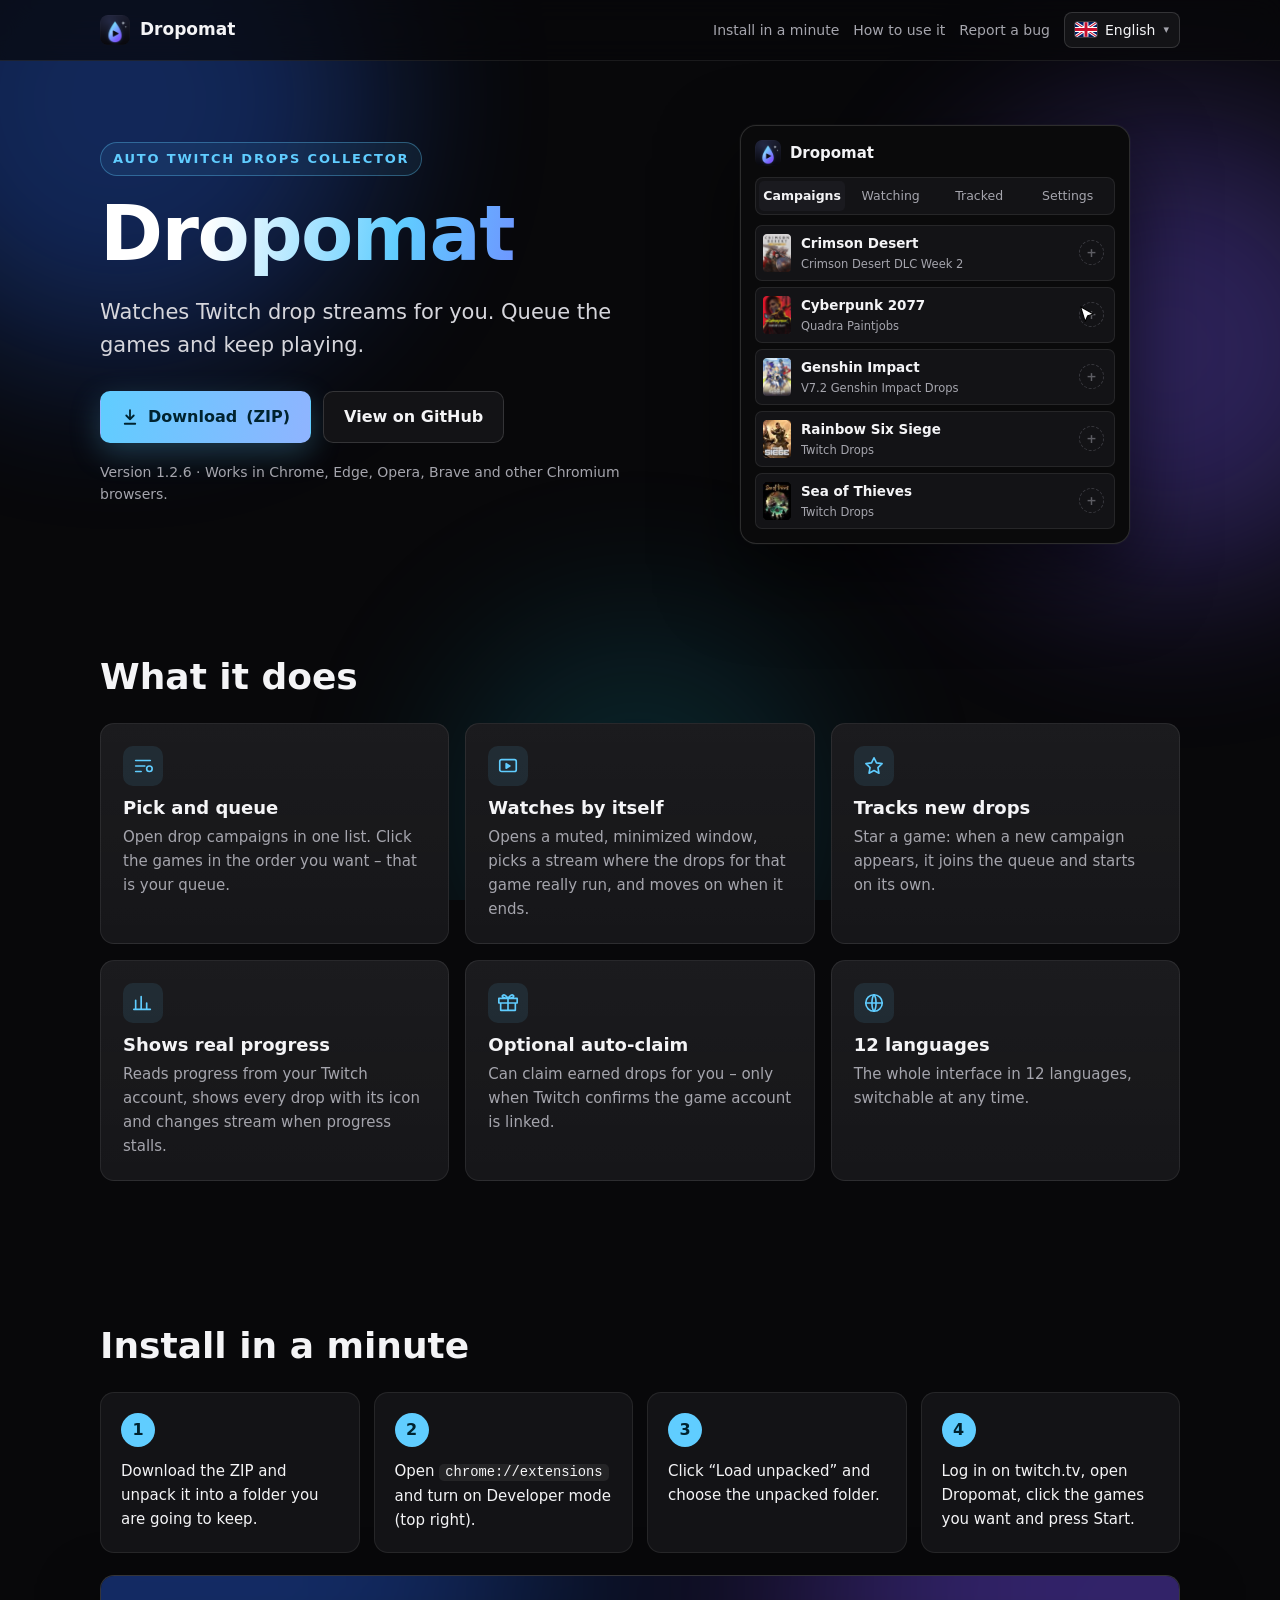
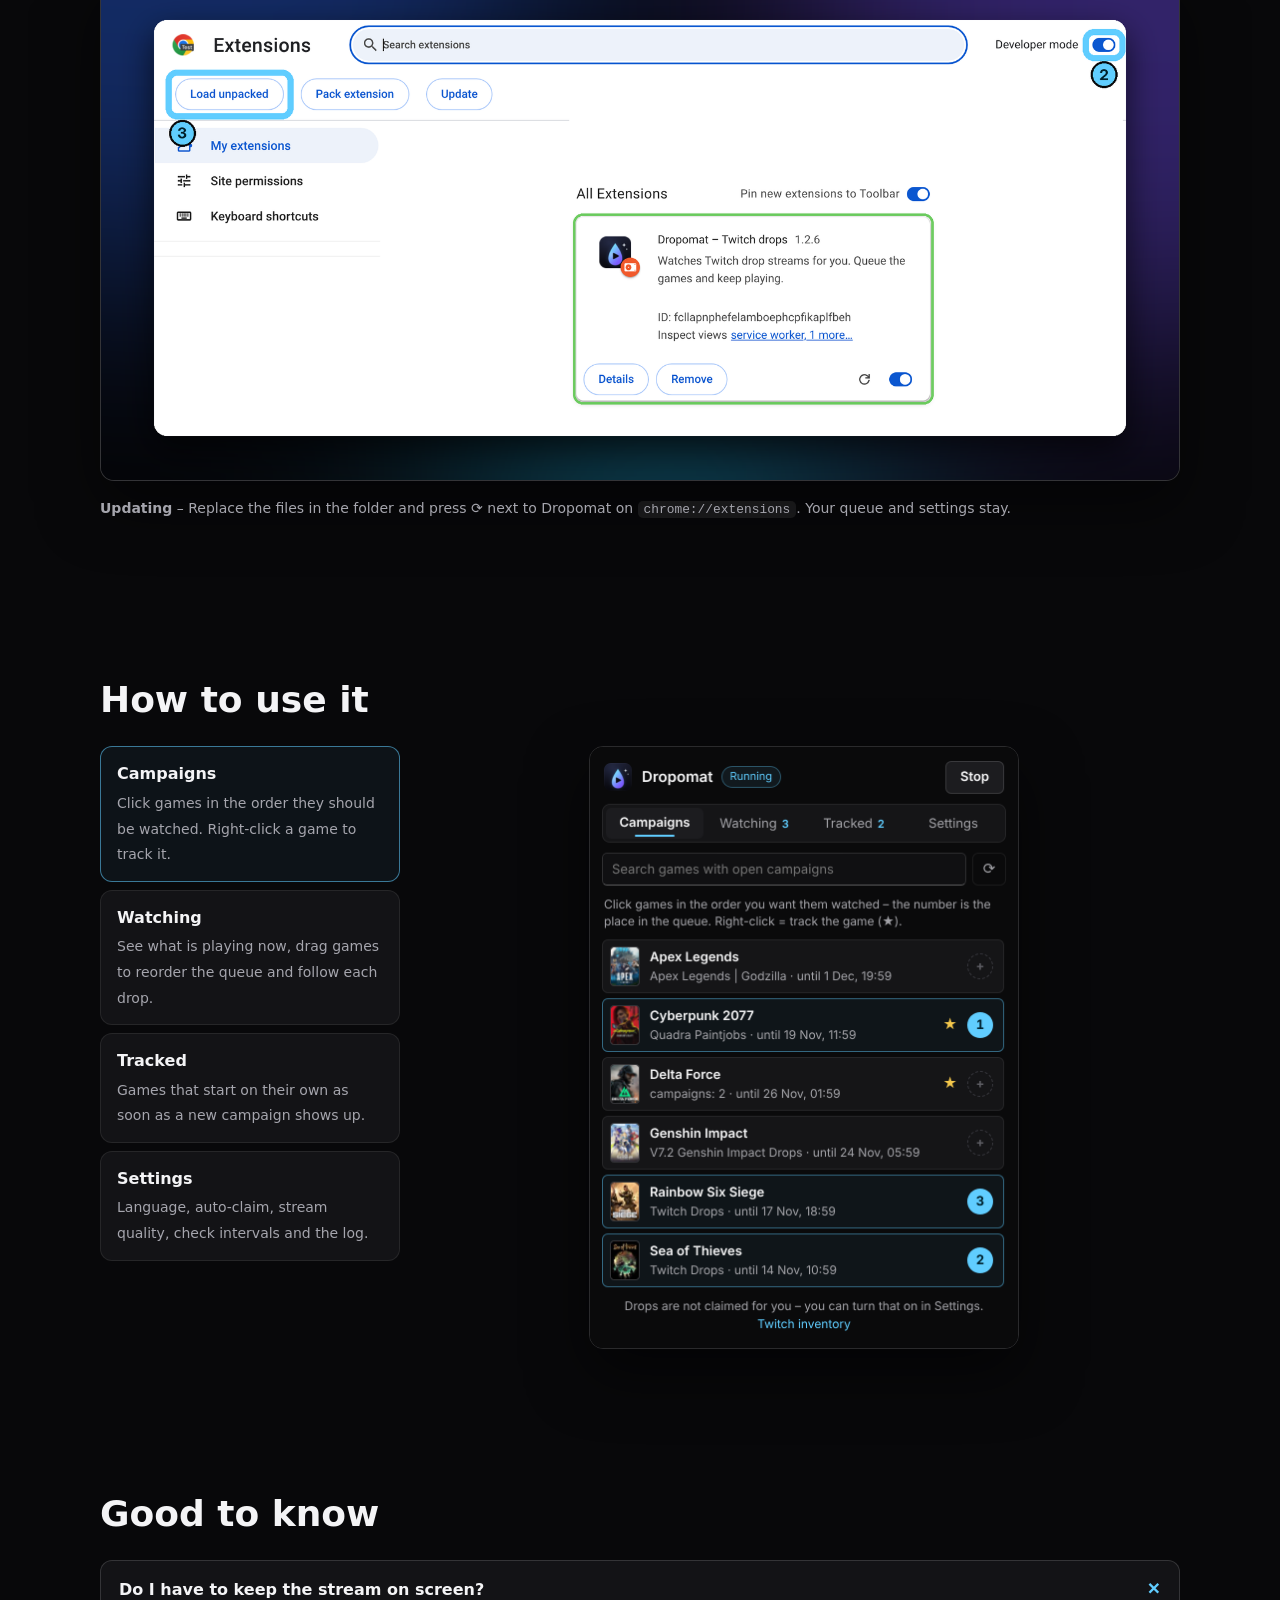
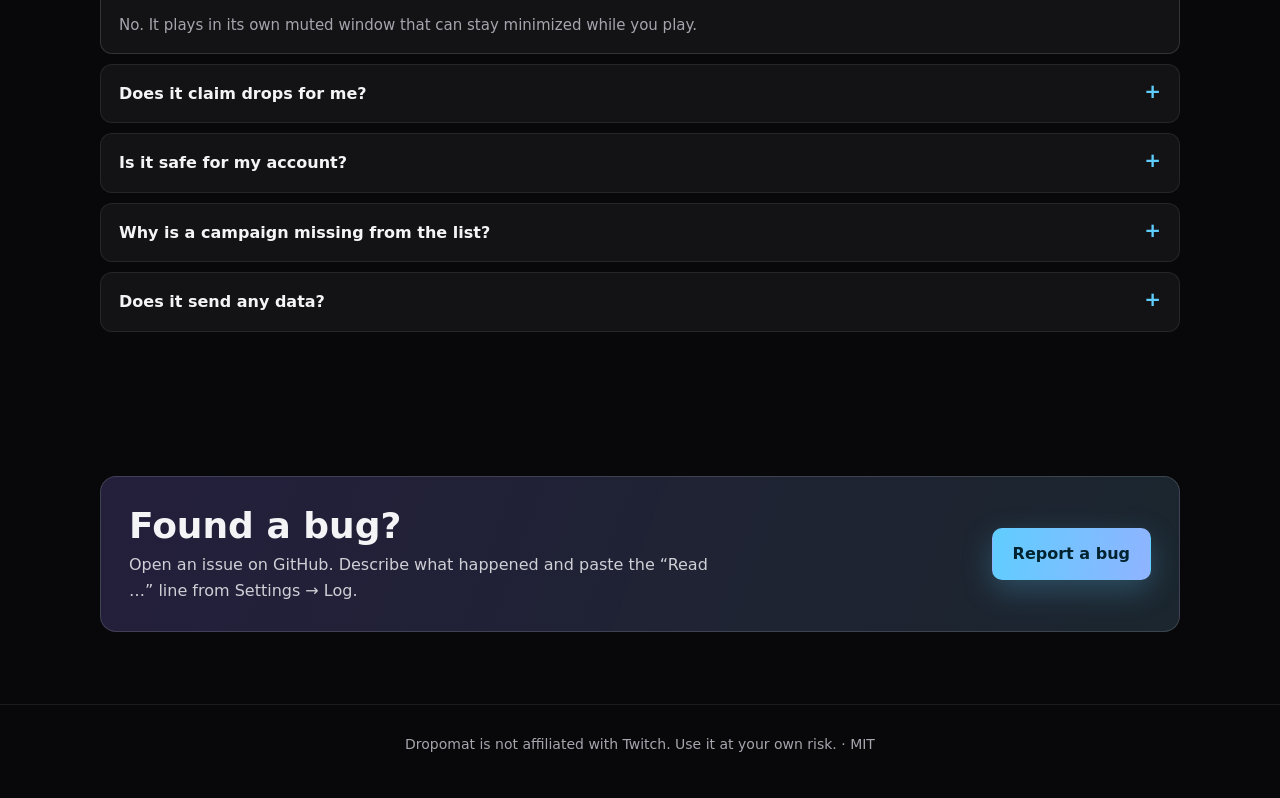
<file: docs/index.html>
<!doctype html>
<html lang="en">
<head>
<meta charset="utf-8">
<meta name="viewport" content="width=device-width, initial-scale=1">
<title>Dropomat – Auto Twitch Drops Collector</title>
<meta name="description" content="Dropomat – automatic Twitch Drops collector. A browser extension that watches drop streams for you: queue the games, track new campaigns, optional auto-claim.">
<meta property="og:title" content="Dropomat – Auto Twitch Drops Collector">
<meta property="og:description" content="Watches Twitch drop streams for you. Queue the games and keep playing.">
<meta property="og:image" content="img/hero.png>
<link rel="icon" href="icon.png">
<style>
:root {
  --bg: #08080a; --card: #131316; --card2: #1a1a1f; --line: rgba(255,255,255,.08); --line2: rgba(255,255,255,.14);
  --text: #f4f4f6; --sub: #a5a5ad; --accent: #60cdff; --violet: #7c5cff; --ok: #6ccb5f; --warn: #f5c84c; --on: #00232f;
}
* { box-sizing: border-box; }
html { scroll-behavior: smooth; }
body { margin: 0; background: var(--bg); color: var(--text); font: 16px/1.6 "Segoe UI Variable Text", "Segoe UI", system-ui, -apple-system, sans-serif; overflow-x: hidden; }
a { color: var(--accent); text-decoration: none; }
a:hover { text-decoration: underline; }
img { max-width: 100%; }
.wrap { width: min(1080px, calc(100% - 32px)); margin: 0 auto; }
h1, h2, h3 { font-family: "Segoe UI Variable Display", "Segoe UI", system-ui, sans-serif; line-height: 1.15; margin: 0; text-wrap: balance; }
h2 { font-size: clamp(26px, 4vw, 36px); margin-bottom: 26px; }
section { padding: 72px 0; position: relative; }
.sub { color: var(--sub); }

/* tło: wolno płynące plamy światła */
.orbs { position: fixed; inset: 0; z-index: -1; overflow: hidden; pointer-events: none; }
.orb { position: absolute; border-radius: 50%; filter: blur(90px); opacity: .32; animation: drift 26s ease-in-out infinite alternate; }
.orb.a { width: 520px; height: 520px; background: #2a6bff; left: -140px; top: -160px; }
.orb.b { width: 460px; height: 460px; background: var(--violet); right: -120px; top: 120px; animation-duration: 32s; animation-delay: -8s; }
.orb.c { width: 380px; height: 380px; background: #17b6d6; left: 35%; top: 620px; opacity: .16; animation-duration: 38s; }
@keyframes drift { from { transform: translate(0, 0) scale(1); } to { transform: translate(60px, 50px) scale(1.15); } }

/* pasek górny */
nav { position: sticky; top: 0; z-index: 20; backdrop-filter: blur(14px); background: rgba(8,8,10,.72); border-bottom: 1px solid var(--line); }
nav .wrap { display: flex; align-items: center; gap: 14px; height: 60px; }
.brand { display: flex; align-items: center; gap: 10px; font-weight: 600; font-size: 17px; color: var(--text); }
.brand img { width: 30px; height: 30px; border-radius: 8px; }
.grow { flex: 1; }
.navlink { color: var(--sub); font-size: 14px; }
.navlink:hover { color: var(--text); text-decoration: none; }

.lang { position: relative; }
.lang-btn { display: flex; align-items: center; gap: 8px; font: inherit; font-size: 14px; color: var(--text); background: var(--card); border: 1px solid var(--line2); border-radius: 8px; padding: 6px 10px; cursor: pointer; }
.lang-btn:hover { background: var(--card2); }
.flag svg { display: block; border-radius: 3px; box-shadow: 0 0 0 1px rgba(255,255,255,.16); }
.lang-menu { position: absolute; right: 0; top: calc(100% + 8px); width: 330px; max-width: calc(100vw - 32px); display: grid; grid-template-columns: 1fr 1fr; gap: 2px; padding: 6px; background: #1c1c21; border: 1px solid var(--line2); border-radius: 10px; box-shadow: 0 18px 44px rgba(0,0,0,.6); }
.lang-menu[hidden] { display: none; }
.lang-opt { display: flex; align-items: center; gap: 9px; font: inherit; font-size: 14px; color: var(--text); background: none; border: 1px solid transparent; border-radius: 6px; padding: 7px 9px; cursor: pointer; text-align: left; }
.lang-opt:hover { background: rgba(255,255,255,.07); }
.lang-opt.on { border-color: rgba(96,205,255,.5); background: rgba(96,205,255,.08); }

/* hero */
.hero { padding: 64px 0 40px; }
.hero .wrap { display: grid; grid-template-columns: 1.05fr .95fr; gap: 48px; align-items: center; }
.hero .eyebrow { display: inline-block; font-size: 13px; font-weight: 700; letter-spacing: .14em; text-transform: uppercase; color: var(--accent); border: 1px solid rgba(96,205,255,.35); background: rgba(96,205,255,.08); padding: 6px 12px; border-radius: 999px; margin-bottom: 14px; }
.hero h1 { font-size: clamp(44px, 7vw, 76px); letter-spacing: -.02em; background: linear-gradient(100deg, #fff 20%, var(--accent) 55%, var(--violet)); -webkit-background-clip: text; background-clip: text; color: transparent; }
.hero p.lead { font-size: clamp(17px, 2.2vw, 21px); color: #d6d6dc; margin: 18px 0 28px; max-width: 30em; }
.cta { display: flex; flex-wrap: wrap; gap: 12px; }
.btn { display: inline-flex; align-items: center; gap: 9px; font: inherit; font-weight: 600; padding: 12px 20px; border-radius: 10px; border: 1px solid var(--line2); background: var(--card); color: var(--text); cursor: pointer; transition: transform .15s, background .15s, box-shadow .15s; }
.btn:hover { text-decoration: none; transform: translateY(-2px); background: var(--card2); }
.btn.primary { background: linear-gradient(100deg, var(--accent), #8fb4ff); color: var(--on); border-color: transparent; box-shadow: 0 10px 30px rgba(96,205,255,.25); }
.btn.primary:hover { box-shadow: 0 14px 38px rgba(96,205,255,.38); }
.meta { margin-top: 18px; font-size: 14px; color: var(--sub); }
.stats { display: flex; flex-wrap: wrap; gap: 10px; margin-top: 22px; }
.stat { min-width: 132px; padding: 11px 15px; border: 1px solid var(--line2); border-radius: 12px; background: rgba(255,255,255,.035); animation: statIn .5s ease both; }
.stat[hidden] { display: none; }
.stat b { display: block; font-size: 24px; font-weight: 700; line-height: 1.15; font-variant-numeric: tabular-nums; }
.stat span { font-size: 12.5px; color: var(--sub); }
.stat.live b::before { content: ''; display: inline-block; width: 9px; height: 9px; margin-right: 8px; border-radius: 50%; background: var(--ok); box-shadow: 0 0 0 0 rgba(108,203,95,.6); animation: livePulse 1.8s ease-out infinite; vertical-align: 3px; }
@keyframes livePulse { to { box-shadow: 0 0 0 9px rgba(108,203,95,0); } }
@keyframes statIn { from { opacity: 0; transform: translateY(6px); } to { opacity: 1; transform: none; } }

/* animowana makieta okienka */
.demo { justify-self: center; width: min(390px, 100%); background: #0a0a0b; border: 1px solid var(--line2); border-radius: 16px; padding: 14px; box-shadow: 0 30px 80px rgba(0,0,0,.6), 0 0 0 1px rgba(255,255,255,.03); position: relative; animation: float 7s ease-in-out infinite; }
@keyframes float { 50% { transform: translateY(-10px); } }
.d-head { display: flex; align-items: center; gap: 9px; margin-bottom: 11px; }
.d-head img { width: 26px; height: 26px; border-radius: 7px; }
.d-head b { font-size: 15px; }
.d-pill { font-size: 11px; padding: 2px 8px; border-radius: 99px; color: var(--accent); border: 1px solid rgba(96,205,255,.35); background: rgba(96,205,255,.08); opacity: 0; transition: opacity .3s; }
.demo.run .d-pill { opacity: 1; }
.d-tabs { display: flex; gap: 2px; padding: 3px; background: var(--card); border: 1px solid var(--line); border-radius: 8px; font-size: 12.5px; margin-bottom: 10px; }
.d-tabs span { flex: 1; text-align: center; padding: 5px 2px; border-radius: 5px; color: var(--sub); transition: background .25s, color .25s; }
.d-tabs span.on { background: var(--card2); color: var(--text); font-weight: 600; }
.d-view { display: flex; flex-direction: column; gap: 6px; min-height: 276px; }
.d-view[hidden] { display: none; }
.d-row { display: flex; align-items: center; gap: 10px; padding: 7px 10px 7px 7px; border-radius: 7px; background: var(--card); border: 1px solid var(--line); transition: border-color .25s, background .25s, transform .15s; }
.d-row.q { border-color: rgba(96,205,255,.5); background: rgba(96,205,255,.07); }
.d-row.tap { transform: scale(.98); }
.d-art { width: 28px; height: 38px; border-radius: 4px; flex-shrink: 0; background: #26262a center/cover no-repeat; }
.d-txt { flex: 1; min-width: 0; }
.d-txt b { display: block; font-size: 13.5px; white-space: nowrap; overflow: hidden; text-overflow: ellipsis; }
.d-txt i { display: block; font-style: normal; font-size: 11.5px; color: var(--sub); white-space: nowrap; overflow: hidden; text-overflow: ellipsis; }
.d-num { width: 25px; height: 25px; border-radius: 50%; display: grid; place-items: center; font-weight: 700; font-size: 12.5px; color: #5d5d63; border: 1px dashed #3a3a40; flex-shrink: 0; }
.d-row.q .d-num { border: 0; background: var(--accent); color: var(--on); animation: pop .35s cubic-bezier(.3,1.8,.5,1); }
@keyframes pop { from { transform: scale(.3); } to { transform: scale(1); } }
.d-now { background: var(--card); border: 1px solid var(--line); border-radius: 8px; padding: 11px; }
.d-now b { font-size: 14px; }
.d-now i { display: block; font-style: normal; font-size: 12px; color: var(--sub); }
.d-bar { height: 4px; border-radius: 9px; background: #2a2a2e; margin-top: 10px; overflow: hidden; }
.d-bar div { height: 100%; width: 0; background: var(--accent); border-radius: 9px; }
.demo.watch .d-bar div { animation: fill 5.5s linear forwards; }
@keyframes fill { to { width: 100%; } }
.d-drops { display: flex; gap: 7px; margin-top: 9px; }
.d-drop { width: 30px; height: 30px; border-radius: 8px; padding: 2px; background: #34343a; position: relative; transition: background .4s; }
.d-drop span { display: block; width: 100%; height: 100%; border-radius: 6px; background: #101012; display: grid; place-items: center; font-size: 14px; }
.d-drop.done { background: var(--ok); }
.d-drop.done::after { content: "✓"; position: absolute; right: -4px; bottom: -4px; width: 14px; height: 14px; border-radius: 50%; background: var(--ok); color: #0b0b0c; font: 700 9px/14px system-ui; text-align: center; box-shadow: 0 0 0 2px var(--card); animation: pop .35s cubic-bezier(.3,1.8,.5,1); }
.d-drop.cur { background: conic-gradient(var(--accent) var(--p, 0%), #34343a 0); }
.cursor { position: absolute; width: 22px; height: 22px; left: 0; top: 0; pointer-events: none; transition: transform .7s cubic-bezier(.5,0,.2,1); z-index: 3; opacity: 0; }
.demo.live .cursor { opacity: 1; }

/* karty funkcji */
.grid { display: grid; grid-template-columns: repeat(3, 1fr); gap: 16px; }
.card { background: linear-gradient(180deg, rgba(255,255,255,.035), rgba(255,255,255,.01)), var(--card); border: 1px solid var(--line); border-radius: 14px; padding: 22px; transition: transform .2s, border-color .2s; }
.card:hover { transform: translateY(-4px); border-color: rgba(96,205,255,.35); }
.card h3 { font-size: 18px; margin: 12px 0 6px; }
.card p { margin: 0; color: var(--sub); font-size: 15px; }
.ico { width: 40px; height: 40px; border-radius: 10px; display: grid; place-items: center; background: rgba(96,205,255,.1); color: var(--accent); }
.ico svg { width: 22px; height: 22px; }

/* instalacja */
.steps { display: grid; grid-template-columns: repeat(4, 1fr); gap: 14px; counter-reset: step; }
.step { background: var(--card); border: 1px solid var(--line); border-radius: 14px; padding: 20px; position: relative; counter-increment: step; }
.step::before { content: counter(step); display: grid; place-items: center; width: 34px; height: 34px; border-radius: 50%; background: var(--accent); color: var(--on); font-weight: 700; margin-bottom: 12px; }
.step p { margin: 0; font-size: 15px; }
.step code, code { font-family: Consolas, "Cascadia Mono", monospace; font-size: .92em; background: rgba(255,255,255,.07); padding: 1px 6px; border-radius: 5px; overflow-wrap: anywhere; }
.shot { margin-top: 22px; border-radius: 14px; border: 1px solid var(--line2); overflow: hidden; box-shadow: 0 24px 60px rgba(0,0,0,.5); background: var(--card); }
.shot img { display: block; width: 100%; }
.note { margin-top: 16px; color: var(--sub); font-size: 14px; }

/* jak używać */
.use { display: grid; grid-template-columns: 300px 1fr; gap: 28px; align-items: start; }
.use-tabs { display: flex; flex-direction: column; gap: 8px; }
.use-tab { text-align: left; font: inherit; color: var(--text); background: var(--card); border: 1px solid var(--line); border-radius: 12px; padding: 14px 16px; cursor: pointer; transition: border-color .2s, background .2s; }
.use-tab b { display: block; margin-bottom: 3px; }
.use-tab span { color: var(--sub); font-size: 14px; }
.use-tab.on { border-color: rgba(96,205,255,.55); background: rgba(96,205,255,.06); }
.use-img { justify-self: center; width: min(430px, 100%); border-radius: 14px; border: 1px solid var(--line2); overflow: hidden; box-shadow: 0 24px 60px rgba(0,0,0,.55); }
.use-img img { display: block; width: 100%; animation: fade .35s; }
@keyframes fade { from { opacity: 0; transform: translateY(6px); } }

/* faq + zgłoszenia */
.faq { display: grid; grid-template-columns: 1fr; gap: 10px; }
details { background: var(--card); border: 1px solid var(--line); border-radius: 12px; padding: 16px 18px; }
details[open] { border-color: var(--line2); }
summary { cursor: pointer; font-weight: 600; list-style: none; display: flex; justify-content: space-between; gap: 12px; }
summary::after { content: "+"; color: var(--accent); font-size: 20px; line-height: 1; transition: transform .2s; }
details[open] summary::after { transform: rotate(45deg); }
summary::-webkit-details-marker { display: none; }
details p { margin: 10px 0 0; color: var(--sub); font-size: 15px; }
.bug { display: flex; align-items: center; justify-content: space-between; gap: 24px; flex-wrap: wrap; background: linear-gradient(110deg, rgba(124,92,255,.16), rgba(96,205,255,.1)), var(--card); border: 1px solid var(--line2); border-radius: 16px; padding: 28px; }
.bug h2 { margin-bottom: 6px; }
.bug p { margin: 0; color: #cfcfd6; max-width: 38em; }
footer { border-top: 1px solid var(--line); padding: 28px 0 44px; color: var(--sub); font-size: 14px; text-align: center; }

.reveal { opacity: 0; transform: translateY(18px); transition: opacity .6s, transform .6s; }
.reveal.in { opacity: 1; transform: none; }
@media (max-width: 860px) {
  .hero .wrap, .use { grid-template-columns: 1fr; }
  .grid { grid-template-columns: 1fr 1fr; }
  .steps { grid-template-columns: 1fr 1fr; }
  section { padding: 52px 0; }
  .navlink { display: none; }
}
@media (max-width: 540px) { .grid, .steps { grid-template-columns: 1fr; } }
@media (prefers-reduced-motion: reduce) {
  .orb, .demo, .demo.watch .d-bar div { animation: none; }
  .reveal { opacity: 1; transform: none; transition: none; }
  html { scroll-behavior: auto; }
}
</style>
</head>
<body>
<div class="orbs"><div class="orb a"></div><div class="orb b"></div><div class="orb c"></div></div>

<nav><div class="wrap">
  <a class="brand" href="#top"><img src="icon.png" alt="">Dropomat</a>
  <span class="grow"></span>
  <a class="navlink" href="#install" data-t="installTitle"></a>
  <a class="navlink" href="#use" data-t="howTitle"></a>
  <a class="navlink" href="#bug" data-t="report"></a>
  <div class="lang">
    <button class="lang-btn" id="langBtn" aria-haspopup="listbox"></button>
    <div class="lang-menu" id="langMenu" role="listbox" hidden></div>
  </div>
</div></nav>

<header class="hero" id="top"><div class="wrap">
  <div>
    <div class="eyebrow">Auto Twitch Drops Collector</div>
    <h1>Dropomat</h1>
    <p class="lead" data-t="tagline"></p>
    <div class="cta">
      <a class="btn primary" id="dl" href="dropomat.zip" download>
        <svg width="18" height="18" viewBox="0 0 24 24" fill="none" stroke="currentColor" stroke-width="2.4" stroke-linecap="round" stroke-linejoin="round"><path d="M12 3v12m0 0-5-5m5 5 5-5M5 21h14"/></svg>
        <span data-t="download"></span> (ZIP)</a>
      <a class="btn" id="gh" href="#" target="_blank" rel="noopener"><span data-t="github"></span></a>
    </div>
    <div class="meta"><span data-t="version"></span> 1.2.6 · <span data-t="worksIn"></span></div>
    <div class="stats" id="stats" hidden>
      <div class="stat live" hidden><b id="stA">0</b><span data-t="stActive"></span></div>
      <div class="stat" hidden><b id="stD">0</b><span data-t="stDownloads"></span></div>
      <div class="stat" hidden><b id="stV">0</b><span data-t="stVisits"></span></div>
    </div>
  </div>

  <div class="demo" id="demo" aria-hidden="true">
    <div class="d-head"><img src="icon.png" alt=""><b>Dropomat</b><span class="d-pill" data-u="pillOn"></span></div>
    <div class="d-tabs"><span id="dt1" class="on" data-u="tabCamps"></span><span id="dt2" data-u="tabQueue"></span><span data-u="tabTracked"></span><span data-u="tabSettings"></span></div>
    <div class="d-view" id="dv1"></div>
    <div class="d-view" id="dv2" hidden>
      <div class="d-now"><b id="dnTitle"></b><i id="dnSub"></i><div class="d-bar"><div></div></div>
        <div class="d-drops" id="dd"></div></div>
      <div id="dq" style="display:flex;flex-direction:column;gap:6px"></div>
    </div>
    <svg class="cursor" id="cur" viewBox="0 0 24 24"><path d="M5 3l14 8-6.2 1.8L10 19z" fill="#fff" stroke="#000" stroke-width="1.2" stroke-linejoin="round"/></svg>
  </div>
</div></header>

<section id="features"><div class="wrap">
  <h2 class="reveal" data-t="featTitle"></h2>
  <div class="grid" id="feat"></div>
</div></section>

<section id="install"><div class="wrap">
  <h2 class="reveal" data-t="installTitle"></h2>
  <div class="steps reveal"><div class="step"><p data-t="i1"></p></div><div class="step"><p data-t="i2" data-code="chrome://extensions"></p></div><div class="step"><p data-t="i3"></p></div><div class="step"><p data-t="i4"></p></div></div>
  <div class="shot reveal"><img src="img/install.png" alt="" loading="lazy"></div>
  <p class="note reveal"><b data-t="updateTitle"></b> – <span data-t="update" data-code="chrome://extensions"></span></p>
</div></section>

<section id="use"><div class="wrap">
  <h2 class="reveal" data-t="howTitle"></h2>
  <div class="use reveal">
    <div class="use-tabs" id="useTabs"></div>
    <div class="use-img"><img id="useImg" src="img/en/campaigns.png" alt=""></div>
  </div>
</div></section>

<section id="faq"><div class="wrap">
  <h2 class="reveal" data-t="faqTitle"></h2>
  <div class="faq reveal" id="faqList"></div>
</div></section>

<section id="bug"><div class="wrap">
  <div class="bug reveal">
    <div><h2 data-t="bugTitle"></h2><p data-t="bugText"></p></div>
    <a class="btn primary" id="issue" href="#" target="_blank" rel="noopener"><span data-t="report"></span></a>
  </div>
</div></section>

<footer><div class="wrap"><span data-t="disclaimer"></span> · MIT</div></footer>

<script>
const STR = {"en": {"tagline": "Watches Twitch drop streams for you. Queue the games and keep playing.", "download": "Download", "github": "View on GitHub", "report": "Report a bug", "version": "Version", "featTitle": "What it does", "f1t": "Pick and queue", "f1": "Open drop campaigns in one list. Click the games in the order you want – that is your queue.", "f2t": "Watches by itself", "f2": "Opens a muted, minimized window, picks a stream where the drops for that game really run, and moves on when it ends.", "f3t": "Tracks new drops", "f3": "Star a game: when a new campaign appears, it joins the queue and starts on its own.", "f4t": "Shows real progress", "f4": "Reads progress from your Twitch account, shows every drop with its icon and changes stream when progress stalls.", "f5t": "Optional auto-claim", "f5": "Can claim earned drops for you – only when Twitch confirms the game account is linked.", "f6t": "12 languages", "f6": "The whole interface in 12 languages, switchable at any time.", "installTitle": "Install in a minute", "i1": "Download the ZIP and unpack it into a folder you are going to keep.", "i2": "Open chrome://extensions and turn on Developer mode (top right).", "i3": "Click “Load unpacked” and choose the unpacked folder.", "i4": "Log in on twitch.tv, open Dropomat, click the games you want and press Start.", "worksIn": "Works in Chrome, Edge, Opera, Brave and other Chromium browsers.", "howTitle": "How to use it", "h1t": "Campaigns", "h1": "Click games in the order they should be watched. Right-click a game to track it.", "h2t": "Watching", "h2": "See what is playing now, drag games to reorder the queue and follow each drop.", "h3t": "Tracked", "h3": "Games that start on their own as soon as a new campaign shows up.", "h4t": "Settings", "h4": "Language, auto-claim, stream quality, check intervals and the log.", "faqTitle": "Good to know", "q1": "Do I have to keep the stream on screen?", "a1": "No. It plays in its own muted window that can stay minimized while you play.", "q2": "Does it claim drops for me?", "a2": "Only if you turn that on in Settings. Otherwise the game is marked “To claim” and the queue moves on.", "q3": "Is it safe for my account?", "a3": "Automated watching is against Twitch's terms of service, so you use it at your own risk. Your login never leaves your browser.", "q4": "Why is a campaign missing from the list?", "a4": "Press ⟳ in the Campaigns tab. If it is still missing, add the game by name in the Watching tab or track it.", "bugTitle": "Found a bug?", "bugText": "Open an issue on GitHub. Describe what happened and paste the “Read …” line from Settings → Log.", "disclaimer": "Dropomat is not affiliated with Twitch. Use it at your own risk.", "updateTitle": "Updating", "update": "Replace the files in the folder and press ⟳ next to Dropomat on chrome://extensions. Your queue and settings stay.", "stActive": "Farming drops right now", "stDownloads": "Downloads", "stVisits": "Site visits", "q5": "Does it send any data?", "a5": "While it is running, the extension adds +1 every 10 minutes to an anonymous public counter, so this page can show how many people are farming right now. Nothing about you, your account or what you watch is sent, and you can turn it off in Settings."}, "pl": {"tagline": "Ogląda za Ciebie streamy z dropami na Twitchu. Ustaw kolejkę gier i graj dalej.", "download": "Pobierz", "github": "Zobacz na GitHubie", "report": "Zgłoś błąd", "version": "Wersja", "featTitle": "Co robi", "f1t": "Wybierasz i ustawiasz kolejkę", "f1": "Otwarte kampanie dropów na jednej liście. Klikasz gry w kolejności, w jakiej mają lecieć – to Twoja kolejka.", "f2t": "Ogląda samo", "f2": "Otwiera wyciszone, zminimalizowane okno, wybiera stream, na którym dropy tej gry naprawdę lecą, i przechodzi dalej, gdy się skończy.", "f3t": "Śledzi nowe dropy", "f3": "Oznacz grę gwiazdką: gdy pojawi się nowa kampania, gra sama trafi do kolejki i wystartuje.", "f4t": "Pokazuje prawdziwy postęp", "f4": "Czyta postęp z Twojego konta Twitch, pokazuje każdy drop z ikoną i zmienia stream, gdy postęp stoi.", "f5t": "Opcjonalne odbieranie", "f5": "Może odbierać wbite dropy za Ciebie – tylko gdy Twitch potwierdza, że konto gry jest połączone.", "f6t": "12 języków", "f6": "Cały interfejs w 12 językach, do zmiany w każdej chwili.", "installTitle": "Instalacja w minutę", "i1": "Pobierz ZIP i rozpakuj go do folderu, którego nie będziesz usuwać.", "i2": "Otwórz chrome://extensions i włącz Tryb dewelopera (prawy górny róg).", "i3": "Kliknij „Załaduj rozpakowane” i wskaż rozpakowany folder.", "i4": "Zaloguj się na twitch.tv, otwórz Dropomat, kliknij wybrane gry i naciśnij Start.", "worksIn": "Działa w Chrome, Edge, Operze, Brave i innych przeglądarkach na Chromium.", "howTitle": "Jak używać", "h1t": "Kampanie", "h1": "Klikaj gry w kolejności, w jakiej mają się oglądać. Prawy przycisk myszy = śledź grę.", "h2t": "Oglądane", "h2": "Widzisz, co leci teraz, przeciągasz gry, żeby zmienić kolejkę, i śledzisz każdy drop.", "h3t": "Śledzone", "h3": "Gry, które wystartują same, gdy tylko pojawi się nowa kampania.", "h4t": "Ustawienia", "h4": "Język, automatyczne odbieranie, jakość streama, częstotliwość sprawdzania i dziennik.", "faqTitle": "Warto wiedzieć", "q1": "Czy stream musi być na ekranie?", "a1": "Nie. Leci w osobnym, wyciszonym oknie, które może być zminimalizowane, gdy grasz.", "q2": "Czy odbiera dropy za mnie?", "a2": "Tylko jeśli włączysz to w Ustawieniach. W przeciwnym razie gra dostaje status „Do odebrania”, a kolejka idzie dalej.", "q3": "Czy to bezpieczne dla konta?", "a3": "Automatyczne oglądanie jest wbrew regulaminowi Twitcha, więc używasz na własne ryzyko. Twoje logowanie nie opuszcza przeglądarki.", "q4": "Dlaczego na liście brakuje kampanii?", "a4": "Kliknij ⟳ w zakładce Kampanie. Jeśli dalej jej nie ma, dodaj grę po nazwie w zakładce Oglądane albo zacznij ją śledzić.", "bugTitle": "Znalazłeś błąd?", "bugText": "Załóż zgłoszenie na GitHubie. Opisz, co się stało, i wklej linijkę „Odczyt …” z Ustawienia → Dziennik.", "disclaimer": "Dropomat nie jest powiązany z Twitchem. Używasz na własne ryzyko.", "updateTitle": "Aktualizacja", "update": "Podmień pliki w folderze i kliknij ⟳ przy Dropomacie na chrome://extensions. Kolejka i ustawienia zostają.", "stActive": "Wbija dropy w tej chwili", "stDownloads": "Pobrania", "stVisits": "Wejścia na stronę", "q5": "Czy wysyła jakieś dane?", "a5": "Gdy działa, rozszerzenie co 10 minut dolicza +1 do anonimowego publicznego licznika, żeby ta strona mogła pokazać, ile osób farmi w tej chwili. Nie wysyła nic o Tobie, koncie ani o tym, co oglądasz, i można to wyłączyć w Ustawieniach."}, "de": {"tagline": "Schaut Twitch-Streams mit Drops für dich. Spiele einreihen und weiterspielen.", "download": "Herunterladen", "github": "Auf GitHub ansehen", "report": "Fehler melden", "version": "Version", "featTitle": "Was es macht", "f1t": "Auswählen und einreihen", "f1": "Offene Drop-Kampagnen in einer Liste. Klicke die Spiele in der gewünschten Reihenfolge an – das ist deine Warteschlange.", "f2t": "Schaut von selbst", "f2": "Öffnet ein stummes, minimiertes Fenster, wählt einen Stream, auf dem die Drops des Spiels wirklich laufen, und wechselt, wenn er endet.", "f3t": "Verfolgt neue Drops", "f3": "Markiere ein Spiel mit Stern: Erscheint eine neue Kampagne, kommt es in die Warteschlange und startet von selbst.", "f4t": "Zeigt echten Fortschritt", "f4": "Liest den Fortschritt aus deinem Twitch-Konto, zeigt jeden Drop mit Symbol und wechselt den Stream, wenn nichts vorangeht.", "f5t": "Optionales Abholen", "f5": "Kann verdiente Drops für dich abholen – nur wenn Twitch bestätigt, dass das Spielkonto verknüpft ist.", "f6t": "12 Sprachen", "f6": "Die ganze Oberfläche in 12 Sprachen, jederzeit umschaltbar.", "installTitle": "In einer Minute installiert", "i1": "Lade die ZIP herunter und entpacke sie in einen Ordner, den du behältst.", "i2": "Öffne chrome://extensions und aktiviere den Entwicklermodus (oben rechts).", "i3": "Klicke auf „Entpackte Erweiterung laden“ und wähle den entpackten Ordner.", "i4": "Melde dich auf twitch.tv an, öffne Dropomat, klicke die gewünschten Spiele an und drücke Start.", "worksIn": "Läuft in Chrome, Edge, Opera, Brave und anderen Chromium-Browsern.", "howTitle": "So benutzt du es", "h1t": "Kampagnen", "h1": "Klicke die Spiele in der Reihenfolge an, in der sie geschaut werden sollen. Rechtsklick = Spiel verfolgen.", "h2t": "Läuft", "h2": "Sieh, was gerade läuft, ziehe Spiele, um die Warteschlange zu ordnen, und verfolge jeden Drop.", "h3t": "Verfolgt", "h3": "Spiele, die von selbst starten, sobald eine neue Kampagne erscheint.", "h4t": "Einstellungen", "h4": "Sprache, automatisches Abholen, Stream-Qualität, Prüfintervalle und Protokoll.", "faqTitle": "Gut zu wissen", "q1": "Muss der Stream sichtbar bleiben?", "a1": "Nein. Er läuft in einem eigenen stummen Fenster, das minimiert bleiben kann, während du spielst.", "q2": "Holt es Drops für mich ab?", "a2": "Nur wenn du es in den Einstellungen aktivierst. Sonst wird das Spiel als „Abholen“ markiert und die Warteschlange läuft weiter.", "q3": "Ist das sicher für mein Konto?", "a3": "Automatisches Zuschauen verstößt gegen die Twitch-Nutzungsbedingungen – Nutzung auf eigenes Risiko. Deine Anmeldung verlässt den Browser nie.", "q4": "Warum fehlt eine Kampagne in der Liste?", "a4": "Drücke ⟳ im Tab Kampagnen. Fehlt sie weiterhin, füge das Spiel im Tab „Läuft“ per Namen hinzu oder verfolge es.", "bugTitle": "Fehler gefunden?", "bugText": "Erstelle ein Issue auf GitHub. Beschreibe, was passiert ist, und füge die Zeile „Abruf …“ aus Einstellungen → Protokoll ein.", "disclaimer": "Dropomat steht in keiner Verbindung zu Twitch. Nutzung auf eigenes Risiko.", "updateTitle": "Aktualisieren", "update": "Ersetze die Dateien im Ordner und drücke ⟳ neben Dropomat auf chrome://extensions. Warteschlange und Einstellungen bleiben.", "stActive": "Farmen gerade Drops", "stDownloads": "Downloads", "stVisits": "Seitenaufrufe", "q5": "Sendet es irgendwelche Daten?", "a5": "Solange sie läuft, zählt die Erweiterung alle 10 Minuten +1 zu einem anonymen öffentlichen Zähler, damit diese Seite zeigen kann, wie viele Leute gerade farmen. Über dich, dein Konto oder das, was du schaust, wird nichts gesendet; in den Einstellungen lässt es sich abschalten."}, "fr": {"tagline": "Regarde à votre place les streams Twitch avec drops. Mettez les jeux en file et continuez à jouer.", "download": "Télécharger", "github": "Voir sur GitHub", "report": "Signaler un bug", "version": "Version", "featTitle": "Ce qu’il fait", "f1t": "Choisir et mettre en file", "f1": "Les campagnes de drops ouvertes dans une seule liste. Cliquez sur les jeux dans l’ordre voulu – c’est votre file.", "f2t": "Regarde tout seul", "f2": "Ouvre une fenêtre muette et réduite, choisit un stream où les drops du jeu tournent vraiment et passe au suivant quand il se termine.", "f3t": "Suit les nouveaux drops", "f3": "Marquez un jeu d’une étoile : dès qu’une nouvelle campagne apparaît, il entre dans la file et démarre seul.", "f4t": "Affiche la vraie progression", "f4": "Lit la progression sur votre compte Twitch, montre chaque drop avec son icône et change de stream si rien n’avance.", "f5t": "Récupération en option", "f5": "Peut récupérer les drops gagnés pour vous – uniquement si Twitch confirme que le compte du jeu est lié.", "f6t": "12 langues", "f6": "Toute l’interface en 12 langues, modifiable à tout moment.", "installTitle": "Installation en une minute", "i1": "Téléchargez le ZIP et décompressez-le dans un dossier que vous garderez.", "i2": "Ouvrez chrome://extensions et activez le Mode développeur (en haut à droite).", "i3": "Cliquez sur « Charger l’extension non empaquetée » et choisissez le dossier décompressé.", "i4": "Connectez-vous sur twitch.tv, ouvrez Dropomat, cliquez sur les jeux voulus et appuyez sur Démarrer.", "worksIn": "Fonctionne dans Chrome, Edge, Opera, Brave et les autres navigateurs Chromium.", "howTitle": "Comment l’utiliser", "h1t": "Campagnes", "h1": "Cliquez sur les jeux dans l’ordre où ils doivent être regardés. Clic droit = suivre un jeu.", "h2t": "En cours", "h2": "Voyez ce qui tourne, glissez les jeux pour réordonner la file et suivez chaque drop.", "h3t": "Suivis", "h3": "Les jeux qui démarrent tout seuls dès qu’une nouvelle campagne apparaît.", "h4t": "Réglages", "h4": "Langue, récupération automatique, qualité du stream, intervalles de vérification et journal.", "faqTitle": "Bon à savoir", "q1": "Le stream doit-il rester à l’écran ?", "a1": "Non. Il tourne dans sa propre fenêtre muette, qui peut rester réduite pendant que vous jouez.", "q2": "Récupère-t-il les drops pour moi ?", "a2": "Seulement si vous l’activez dans les Réglages. Sinon le jeu passe en « À récupérer » et la file continue.", "q3": "Est-ce sûr pour mon compte ?", "a3": "Le visionnage automatisé est contraire aux conditions d’utilisation de Twitch : vous l’utilisez à vos risques. Votre connexion ne quitte jamais votre navigateur.", "q4": "Pourquoi une campagne manque-t-elle ?", "a4": "Appuyez sur ⟳ dans l’onglet Campagnes. Si elle manque toujours, ajoutez le jeu par son nom dans l’onglet En cours ou suivez-le.", "bugTitle": "Un bug ?", "bugText": "Ouvrez un ticket sur GitHub. Décrivez ce qui s’est passé et collez la ligne « Lecture … » de Réglages → Journal.", "disclaimer": "Dropomat n’est pas affilié à Twitch. Utilisation à vos risques.", "updateTitle": "Mise à jour", "update": "Remplacez les fichiers du dossier et appuyez sur ⟳ à côté de Dropomat dans chrome://extensions. La file et les réglages sont conservés.", "stActive": "Farment des drops en ce moment", "stDownloads": "Téléchargements", "stVisits": "Visites du site", "q5": "Envoie-t-elle des données ?", "a5": "Quand elle tourne, l’extension ajoute +1 toutes les 10 minutes à un compteur public anonyme pour que cette page affiche combien de personnes farment en ce moment. Rien sur vous, votre compte ou ce que vous regardez n’est envoyé, et vous pouvez le désactiver dans les paramètres."}, "es": {"tagline": "Ve por ti los streams de Twitch con drops. Pon los juegos en cola y sigue jugando.", "download": "Descargar", "github": "Ver en GitHub", "report": "Informar de un error", "version": "Versión", "featTitle": "Qué hace", "f1t": "Elige y pon en cola", "f1": "Las campañas de drops abiertas en una sola lista. Haz clic en los juegos en el orden que quieras: esa es tu cola.", "f2t": "Mira solo", "f2": "Abre una ventana silenciada y minimizada, elige un stream donde los drops del juego funcionan de verdad y cambia cuando termina.", "f3t": "Sigue los drops nuevos", "f3": "Marca un juego con estrella: cuando aparece una campaña nueva, entra en la cola y empieza solo.", "f4t": "Muestra el progreso real", "f4": "Lee el progreso de tu cuenta de Twitch, muestra cada drop con su icono y cambia de stream si no avanza.", "f5t": "Reclamo opcional", "f5": "Puede reclamar por ti los drops conseguidos, solo si Twitch confirma que la cuenta del juego está vinculada.", "f6t": "12 idiomas", "f6": "Toda la interfaz en 12 idiomas, cambiable en cualquier momento.", "installTitle": "Instalación en un minuto", "i1": "Descarga el ZIP y descomprímelo en una carpeta que vayas a conservar.", "i2": "Abre chrome://extensions y activa el Modo de desarrollador (arriba a la derecha).", "i3": "Haz clic en «Cargar descomprimida» y elige la carpeta descomprimida.", "i4": "Inicia sesión en twitch.tv, abre Dropomat, haz clic en los juegos que quieras y pulsa Iniciar.", "worksIn": "Funciona en Chrome, Edge, Opera, Brave y otros navegadores Chromium.", "howTitle": "Cómo se usa", "h1t": "Campañas", "h1": "Haz clic en los juegos en el orden en que deben verse. Clic derecho = seguir un juego.", "h2t": "Viendo", "h2": "Mira qué se está reproduciendo, arrastra los juegos para reordenar la cola y sigue cada drop.", "h3t": "Seguidos", "h3": "Juegos que empiezan solos en cuanto aparece una campaña nueva.", "h4t": "Ajustes", "h4": "Idioma, reclamo automático, calidad del stream, intervalos de comprobación y registro.", "faqTitle": "Conviene saber", "q1": "¿Tengo que dejar el stream en pantalla?", "a1": "No. Se reproduce en su propia ventana silenciada, que puede quedar minimizada mientras juegas.", "q2": "¿Reclama los drops por mí?", "a2": "Solo si lo activas en Ajustes. Si no, el juego queda como «Por reclamar» y la cola sigue.", "q3": "¿Es seguro para mi cuenta?", "a3": "Ver de forma automatizada va contra los términos de Twitch, así que lo usas bajo tu responsabilidad. Tu sesión nunca sale del navegador.", "q4": "¿Por qué falta una campaña en la lista?", "a4": "Pulsa ⟳ en la pestaña Campañas. Si sigue sin aparecer, añade el juego por nombre en la pestaña Viendo o síguelo.", "bugTitle": "¿Encontraste un error?", "bugText": "Abre una incidencia en GitHub. Describe qué pasó y pega la línea «Lectura …» de Ajustes → Registro.", "disclaimer": "Dropomat no está afiliado a Twitch. Úsalo bajo tu responsabilidad.", "updateTitle": "Actualizar", "update": "Sustituye los archivos de la carpeta y pulsa ⟳ junto a Dropomat en chrome://extensions. La cola y los ajustes se conservan.", "stActive": "Farmeando drops ahora mismo", "stDownloads": "Descargas", "stVisits": "Visitas al sitio", "q5": "¿Envía algún dato?", "a5": "Mientras funciona, la extensión suma +1 cada 10 minutos a un contador público anónimo para que esta página muestre cuántas personas están farmeando ahora. No se envía nada sobre ti, tu cuenta ni lo que ves, y puedes desactivarlo en Ajustes."}, "pt": {"tagline": "Assiste por você aos streams da Twitch com drops. Coloque os jogos na fila e continue jogando.", "download": "Baixar", "github": "Ver no GitHub", "report": "Relatar um bug", "version": "Versão", "featTitle": "O que faz", "f1t": "Escolha e enfileire", "f1": "As campanhas de drops abertas em uma lista só. Clique nos jogos na ordem que quiser – essa é a sua fila.", "f2t": "Assiste sozinho", "f2": "Abre uma janela muda e minimizada, escolhe um stream em que os drops do jogo realmente funcionam e troca quando ele termina.", "f3t": "Acompanha novos drops", "f3": "Marque um jogo com estrela: quando surgir uma campanha nova, ele entra na fila e começa sozinho.", "f4t": "Mostra o progresso real", "f4": "Lê o progresso da sua conta da Twitch, mostra cada drop com o ícone e troca de stream se o progresso parar.", "f5t": "Resgate opcional", "f5": "Pode resgatar os drops ganhos por você – só quando a Twitch confirma que a conta do jogo está vinculada.", "f6t": "12 idiomas", "f6": "Toda a interface em 12 idiomas, com troca a qualquer momento.", "installTitle": "Instalação em um minuto", "i1": "Baixe o ZIP e descompacte em uma pasta que você vai manter.", "i2": "Abra chrome://extensions e ative o Modo do desenvolvedor (canto superior direito).", "i3": "Clique em “Carregar sem compactação” e escolha a pasta descompactada.", "i4": "Entre em twitch.tv, abra o Dropomat, clique nos jogos desejados e aperte Iniciar.", "worksIn": "Funciona no Chrome, Edge, Opera, Brave e outros navegadores Chromium.", "howTitle": "Como usar", "h1t": "Campanhas", "h1": "Clique nos jogos na ordem em que devem ser assistidos. Botão direito = acompanhar um jogo.", "h2t": "Assistindo", "h2": "Veja o que está passando, arraste os jogos para reordenar a fila e acompanhe cada drop.", "h3t": "Acompanhados", "h3": "Jogos que começam sozinhos assim que surge uma campanha nova.", "h4t": "Ajustes", "h4": "Idioma, resgate automático, qualidade do stream, intervalos de verificação e registro.", "faqTitle": "Bom saber", "q1": "Preciso deixar o stream na tela?", "a1": "Não. Ele roda em uma janela muda própria, que pode ficar minimizada enquanto você joga.", "q2": "Ele resgata os drops por mim?", "a2": "Só se você ativar nos Ajustes. Caso contrário, o jogo fica como “A resgatar” e a fila segue.", "q3": "É seguro para a minha conta?", "a3": "Assistir de forma automatizada vai contra os termos da Twitch, então o uso é por sua conta e risco. Seu login nunca sai do navegador.", "q4": "Por que falta uma campanha na lista?", "a4": "Clique em ⟳ na aba Campanhas. Se ainda faltar, adicione o jogo pelo nome na aba Assistindo ou acompanhe-o.", "bugTitle": "Achou um bug?", "bugText": "Abra uma issue no GitHub. Descreva o que aconteceu e cole a linha “Leitura …” de Ajustes → Registro.", "disclaimer": "O Dropomat não é afiliado à Twitch. Use por sua conta e risco.", "updateTitle": "Atualização", "update": "Substitua os arquivos da pasta e clique em ⟳ ao lado do Dropomat em chrome://extensions. A fila e os ajustes ficam.", "stActive": "Farmando drops agora", "stDownloads": "Downloads", "stVisits": "Visitas ao site", "q5": "Ela envia algum dado?", "a5": "Enquanto está rodando, a extensão soma +1 a cada 10 minutos a um contador público anônimo para que esta página mostre quantas pessoas estão farmando agora. Nada sobre você, sua conta ou o que você assiste é enviado, e dá para desativar nas Configurações."}, "it": {"tagline": "Guarda al posto tuo gli stream di Twitch con i drop. Metti in coda i giochi e continua a giocare.", "download": "Scarica", "github": "Vedi su GitHub", "report": "Segnala un bug", "version": "Versione", "featTitle": "Cosa fa", "f1t": "Scegli e metti in coda", "f1": "Le campagne di drop aperte in un’unica lista. Fai clic sui giochi nell’ordine che vuoi: quella è la tua coda.", "f2t": "Guarda da solo", "f2": "Apre una finestra silenziata e ridotta a icona, sceglie uno stream in cui i drop del gioco funzionano davvero e passa oltre quando finisce.", "f3t": "Segue i nuovi drop", "f3": "Metti una stella a un gioco: quando compare una nuova campagna entra in coda e parte da solo.", "f4t": "Mostra il progresso reale", "f4": "Legge il progresso dal tuo account Twitch, mostra ogni drop con la sua icona e cambia stream se il progresso si ferma.", "f5t": "Riscatto facoltativo", "f5": "Può riscattare per te i drop ottenuti, solo se Twitch conferma che l’account di gioco è collegato.", "f6t": "12 lingue", "f6": "Tutta l’interfaccia in 12 lingue, modificabile in qualsiasi momento.", "installTitle": "Installazione in un minuto", "i1": "Scarica lo ZIP ed estrailo in una cartella che terrai.", "i2": "Apri chrome://extensions e attiva la Modalità sviluppatore (in alto a destra).", "i3": "Fai clic su «Carica estensione non pacchettizzata» e scegli la cartella estratta.", "i4": "Accedi su twitch.tv, apri Dropomat, fai clic sui giochi che vuoi e premi Avvia.", "worksIn": "Funziona in Chrome, Edge, Opera, Brave e altri browser Chromium.", "howTitle": "Come si usa", "h1t": "Campagne", "h1": "Fai clic sui giochi nell’ordine in cui vanno guardati. Clic destro = segui un gioco.", "h2t": "In visione", "h2": "Vedi cosa è in riproduzione, trascina i giochi per riordinare la coda e segui ogni drop.", "h3t": "Seguiti", "h3": "Giochi che partono da soli appena compare una nuova campagna.", "h4t": "Impostazioni", "h4": "Lingua, riscatto automatico, qualità dello stream, intervalli di controllo e registro.", "faqTitle": "Buono a sapersi", "q1": "Devo tenere lo stream sullo schermo?", "a1": "No. Gira in una sua finestra silenziata che può restare ridotta a icona mentre giochi.", "q2": "Riscatta i drop al posto mio?", "a2": "Solo se lo attivi nelle Impostazioni. Altrimenti il gioco passa a «Da riscattare» e la coda prosegue.", "q3": "È sicuro per il mio account?", "a3": "La visione automatizzata è contraria ai termini di Twitch, quindi lo usi a tuo rischio. Il tuo accesso non lascia mai il browser.", "q4": "Perché manca una campagna nell’elenco?", "a4": "Premi ⟳ nella scheda Campagne. Se manca ancora, aggiungi il gioco per nome nella scheda In visione oppure seguilo.", "bugTitle": "Hai trovato un bug?", "bugText": "Apri una segnalazione su GitHub. Descrivi cosa è successo e incolla la riga «Lettura …» da Impostazioni → Registro.", "disclaimer": "Dropomat non è affiliato a Twitch. Usalo a tuo rischio.", "updateTitle": "Aggiornamento", "update": "Sostituisci i file nella cartella e premi ⟳ accanto a Dropomat in chrome://extensions. Coda e impostazioni restano.", "stActive": "Stanno farmando drop ora", "stDownloads": "Download", "stVisits": "Visite al sito", "q5": "Invia dei dati?", "a5": "Mentre è in funzione, l’estensione aggiunge +1 ogni 10 minuti a un contatore pubblico anonimo, così questa pagina può mostrare quante persone stanno farmando ora. Non viene inviato nulla su di te, sul tuo account o su ciò che guardi, e puoi disattivarlo nelle Impostazioni."}, "ru": {"tagline": "Смотрит за вас стримы Twitch с дропами. Поставьте игры в очередь и играйте дальше.", "download": "Скачать", "github": "Открыть на GitHub", "report": "Сообщить об ошибке", "version": "Версия", "featTitle": "Что он делает", "f1t": "Выбор и очередь", "f1": "Открытые кампании дропов в одном списке. Кликайте игры в нужном порядке – это и есть очередь.", "f2t": "Смотрит сам", "f2": "Открывает беззвучное свёрнутое окно, выбирает стрим, где дропы этой игры действительно идут, и переходит дальше, когда он заканчивается.", "f3t": "Следит за новыми дропами", "f3": "Отметьте игру звёздочкой: когда появится новая кампания, игра попадёт в очередь и запустится сама.", "f4t": "Показывает реальный прогресс", "f4": "Читает прогресс из вашего аккаунта Twitch, показывает каждый дроп с иконкой и меняет стрим, если прогресс стоит.", "f5t": "Автополучение по желанию", "f5": "Может забирать полученные дропы за вас – только если Twitch подтверждает, что игровой аккаунт привязан.", "f6t": "12 языков", "f6": "Весь интерфейс на 12 языках, переключается в любой момент.", "installTitle": "Установка за минуту", "i1": "Скачайте ZIP и распакуйте в папку, которую не будете удалять.", "i2": "Откройте chrome://extensions и включите «Режим разработчика» (справа вверху).", "i3": "Нажмите «Загрузить распакованное расширение» и выберите распакованную папку.", "i4": "Войдите на twitch.tv, откройте Dropomat, кликните нужные игры и нажмите «Старт».", "worksIn": "Работает в Chrome, Edge, Opera, Brave и других браузерах на Chromium.", "howTitle": "Как пользоваться", "h1t": "Кампании", "h1": "Кликайте игры в том порядке, в котором их нужно смотреть. Правая кнопка = отслеживать игру.", "h2t": "Просмотр", "h2": "Видно, что идёт сейчас; перетаскивайте игры, чтобы поменять очередь, и следите за каждым дропом.", "h3t": "Отслеживаемые", "h3": "Игры, которые запустятся сами, как только появится новая кампания.", "h4t": "Настройки", "h4": "Язык, автополучение, качество стрима, интервалы проверки и журнал.", "faqTitle": "Полезно знать", "q1": "Нужно ли держать стрим на экране?", "a1": "Нет. Он идёт в отдельном беззвучном окне, которое может быть свёрнуто, пока вы играете.", "q2": "Он забирает дропы за меня?", "a2": "Только если включить это в настройках. Иначе игра получает статус «Забрать», а очередь идёт дальше.", "q3": "Безопасно ли это для аккаунта?", "a3": "Автоматический просмотр нарушает условия Twitch, так что вы используете его на свой риск. Ваш вход не покидает браузер.", "q4": "Почему в списке нет кампании?", "a4": "Нажмите ⟳ на вкладке «Кампании». Если её всё равно нет, добавьте игру по названию на вкладке «Просмотр» или отслеживайте её.", "bugTitle": "Нашли ошибку?", "bugText": "Создайте issue на GitHub. Опишите, что произошло, и вставьте строку «Обновлено …» из «Настройки → Журнал».", "disclaimer": "Dropomat не связан с Twitch. Используйте на свой риск.", "updateTitle": "Обновление", "update": "Замените файлы в папке и нажмите ⟳ рядом с Dropomat на chrome://extensions. Очередь и настройки сохранятся.", "stActive": "Фармят дропы прямо сейчас", "stDownloads": "Загрузки", "stVisits": "Посещения сайта", "q5": "Отправляет ли оно какие-то данные?", "a5": "Пока расширение работает, оно раз в 10 минут добавляет +1 к анонимному публичному счётчику, чтобы эта страница могла показать, сколько человек фармит прямо сейчас. Ничего о вас, вашем аккаунте или о том, что вы смотрите, не отправляется, а в настройках это можно отключить."}, "uk": {"tagline": "Дивиться за вас стрими Twitch із дропами. Поставте ігри в чергу й грайте далі.", "download": "Завантажити", "github": "Відкрити на GitHub", "report": "Повідомити про помилку", "version": "Версія", "featTitle": "Що він робить", "f1t": "Вибір і черга", "f1": "Відкриті кампанії дропів в одному списку. Клацайте ігри в потрібному порядку – це й є черга.", "f2t": "Дивиться сам", "f2": "Відкриває беззвучне згорнуте вікно, вибирає стрим, де дропи цієї гри справді йдуть, і переходить далі, коли він закінчується.", "f3t": "Стежить за новими дропами", "f3": "Позначте гру зірочкою: коли з’явиться нова кампанія, гра потрапить у чергу й запуститься сама.", "f4t": "Показує справжній прогрес", "f4": "Читає прогрес із вашого акаунта Twitch, показує кожен дроп з іконкою та змінює стрим, якщо прогрес стоїть.", "f5t": "Автоотримання за бажанням", "f5": "Може забирати отримані дропи за вас – лише якщо Twitch підтверджує, що ігровий акаунт прив’язано.", "f6t": "12 мов", "f6": "Увесь інтерфейс 12 мовами, перемикається будь-коли.", "installTitle": "Встановлення за хвилину", "i1": "Завантажте ZIP і розпакуйте в папку, яку не видалятимете.", "i2": "Відкрийте chrome://extensions і ввімкніть «Режим розробника» (праворуч угорі).", "i3": "Натисніть «Завантажити розпаковане розширення» й виберіть розпаковану папку.", "i4": "Увійдіть на twitch.tv, відкрийте Dropomat, клацніть потрібні ігри й натисніть «Старт».", "worksIn": "Працює в Chrome, Edge, Opera, Brave та інших браузерах на Chromium.", "howTitle": "Як користуватися", "h1t": "Кампанії", "h1": "Клацайте ігри в тому порядку, в якому їх треба дивитися. Права кнопка = відстежувати гру.", "h2t": "Перегляд", "h2": "Видно, що йде зараз; перетягуйте ігри, щоб змінити чергу, і стежте за кожним дропом.", "h3t": "Відстежувані", "h3": "Ігри, які запустяться самі, щойно з’явиться нова кампанія.", "h4t": "Налаштування", "h4": "Мова, автоотримання, якість стриму, інтервали перевірки та журнал.", "faqTitle": "Варто знати", "q1": "Чи треба тримати стрим на екрані?", "a1": "Ні. Він іде в окремому беззвучному вікні, яке може бути згорнуте, поки ви граєте.", "q2": "Він забирає дропи за мене?", "a2": "Лише якщо ввімкнути це в налаштуваннях. Інакше гра отримує статус «Забрати», а черга йде далі.", "q3": "Чи безпечно це для акаунта?", "a3": "Автоматичний перегляд порушує умови Twitch, тож ви користуєтеся ним на власний ризик. Ваш вхід не залишає браузер.", "q4": "Чому в списку немає кампанії?", "a4": "Натисніть ⟳ на вкладці «Кампанії». Якщо її все одно немає, додайте гру за назвою на вкладці «Перегляд» або відстежуйте її.", "bugTitle": "Знайшли помилку?", "bugText": "Створіть issue на GitHub. Опишіть, що сталося, і вставте рядок «Оновлено …» з «Налаштування → Журнал».", "disclaimer": "Dropomat не пов’язаний із Twitch. Користуйтеся на власний ризик.", "updateTitle": "Оновлення", "update": "Замініть файли в папці й натисніть ⟳ біля Dropomat на chrome://extensions. Черга й налаштування залишаться.", "stActive": "Фармлять дропи просто зараз", "stDownloads": "Завантаження", "stVisits": "Відвідування сайту", "q5": "Чи надсилає воно якісь дані?", "a5": "Поки розширення працює, воно раз на 10 хвилин додає +1 до анонімного публічного лічильника, щоб ця сторінка могла показати, скільки людей фармить просто зараз. Нічого про вас, ваш акаунт чи те, що ви дивитеся, не надсилається, а в налаштуваннях це можна вимкнути."}, "tr": {"tagline": "Droplu Twitch yayınlarını sizin yerinize izler. Oyunları sıraya koyun ve oynamaya devam edin.", "download": "İndir", "github": "GitHub’da gör", "report": "Hata bildir", "version": "Sürüm", "featTitle": "Ne yapar", "f1t": "Seç ve sıraya koy", "f1": "Açık drop kampanyaları tek listede. Oyunlara istediğiniz sırayla tıklayın – sıranız bu olur.", "f2t": "Kendi kendine izler", "f2": "Sessiz, simge durumunda bir pencere açar, oyunun droplarının gerçekten verildiği bir yayın seçer ve bitince sıradakine geçer.", "f3t": "Yeni dropları takip eder", "f3": "Oyuna yıldız koyun: yeni kampanya çıkınca sıraya girer ve kendiliğinden başlar.", "f4t": "Gerçek ilerlemeyi gösterir", "f4": "İlerlemeyi Twitch hesabınızdan okur, her dropu simgesiyle gösterir ve ilerleme durursa yayını değiştirir.", "f5t": "İsteğe bağlı otomatik alma", "f5": "Kazanılan dropları sizin yerinize alabilir – yalnızca Twitch oyun hesabının bağlı olduğunu doğruladığında.", "f6t": "12 dil", "f6": "Tüm arayüz 12 dilde, istediğiniz zaman değiştirilebilir.", "installTitle": "Bir dakikada kurulum", "i1": "ZIP dosyasını indirin ve silmeyeceğiniz bir klasöre çıkarın.", "i2": "chrome://extensions sayfasını açın ve Geliştirici modunu açın (sağ üst).", "i3": "“Paketlenmemiş öğe yükle”ye tıklayın ve çıkardığınız klasörü seçin.", "i4": "twitch.tv’de giriş yapın, Dropomat’ı açın, istediğiniz oyunlara tıklayın ve Başlat’a basın.", "worksIn": "Chrome, Edge, Opera, Brave ve diğer Chromium tarayıcılarında çalışır.", "howTitle": "Nasıl kullanılır", "h1t": "Kampanyalar", "h1": "Oyunlara izlenmesini istediğiniz sırayla tıklayın. Sağ tık = oyunu takip et.", "h2t": "İzlenen", "h2": "Şu an ne oynadığını görün, sırayı değiştirmek için oyunları sürükleyin ve her dropu izleyin.", "h3t": "Takip", "h3": "Yeni kampanya çıkar çıkmaz kendiliğinden başlayan oyunlar.", "h4t": "Ayarlar", "h4": "Dil, otomatik alma, yayın kalitesi, kontrol aralıkları ve günlük.", "faqTitle": "Bilmekte fayda var", "q1": "Yayın ekranda kalmak zorunda mı?", "a1": "Hayır. Kendi sessiz penceresinde oynar; siz oynarken simge durumunda kalabilir.", "q2": "Dropları benim yerime alır mı?", "a2": "Yalnızca Ayarlar’dan açarsanız. Aksi halde oyun “Alınacak” olarak işaretlenir ve sıra devam eder.", "q3": "Hesabım için güvenli mi?", "a3": "Otomatik izleme Twitch kullanım şartlarına aykırıdır; riski siz üstlenirsiniz. Girişiniz tarayıcınızdan asla çıkmaz.", "q4": "Listede neden bir kampanya eksik?", "a4": "Kampanyalar sekmesinde ⟳ düğmesine basın. Hâlâ yoksa oyunu İzlenen sekmesinde adıyla ekleyin ya da takip edin.", "bugTitle": "Hata mı buldunuz?", "bugText": "GitHub’da bir issue açın. Ne olduğunu yazın ve Ayarlar → Günlük’teki “Okuma …” satırını yapıştırın.", "disclaimer": "Dropomat’ın Twitch ile bir bağlantısı yoktur. Riski size aittir.", "updateTitle": "Güncelleme", "update": "Klasördeki dosyaları değiştirin ve chrome://extensions sayfasında Dropomat’ın yanındaki ⟳ düğmesine basın. Sıra ve ayarlar kalır.", "stActive": "Şu an drop kasanlar", "stDownloads": "İndirmeler", "stVisits": "Site ziyaretleri", "q5": "Herhangi bir veri gönderiyor mu?", "a5": "Uzantı çalışırken 10 dakikada bir anonim, herkese açık bir sayaca +1 ekler; böylece bu sayfa şu an kaç kişinin drop kastığını gösterebilir. Siz, hesabınız veya izledikleriniz hakkında hiçbir şey gönderilmez ve Ayarlar’dan kapatabilirsiniz."}, "zh": {"tagline": "替你观看有掉宝的 Twitch 直播。把游戏排好队，继续玩你的。", "download": "下载", "github": "在 GitHub 查看", "report": "报告问题", "version": "版本", "featTitle": "它能做什么", "f1t": "选择并排队", "f1": "进行中的掉宝活动集中在一个列表里。按想要的顺序点击游戏，这就是你的队列。", "f2t": "自动观看", "f2": "打开一个静音、最小化的窗口，挑选该游戏掉宝确实生效的直播，直播结束后自动换下一个。", "f3t": "关注新掉宝", "f3": "给游戏加星标：出现新活动时，它会自动进入队列并开始观看。", "f4t": "显示真实进度", "f4": "从你的 Twitch 账号读取进度，用图标显示每个掉宝，进度停滞时自动换直播。", "f5t": "可选的自动领取", "f5": "可以替你领取已获得的掉宝——仅在 Twitch 确认游戏账号已绑定时进行。", "f6t": "12 种语言", "f6": "整个界面支持 12 种语言，可随时切换。", "installTitle": "一分钟安装", "i1": "下载 ZIP 并解压到一个会长期保留的文件夹。", "i2": "打开 chrome://extensions，开启“开发者模式”（右上角）。", "i3": "点击“加载已解压的扩展程序”，选择解压后的文件夹。", "i4": "登录 twitch.tv，打开 Dropomat，点击想看的游戏，然后按“开始”。", "worksIn": "适用于 Chrome、Edge、Opera、Brave 等 Chromium 浏览器。", "howTitle": "如何使用", "h1t": "活动", "h1": "按想要观看的顺序点击游戏。右键可关注某个游戏。", "h2t": "观看", "h2": "查看当前在看什么，拖动游戏调整队列，并跟踪每个掉宝。", "h3t": "关注", "h3": "一有新活动就自动开始的游戏。", "h4t": "设置", "h4": "语言、自动领取、直播画质、检查间隔和日志。", "faqTitle": "须知", "q1": "直播必须留在屏幕上吗？", "a1": "不用。它在独立的静音窗口里播放，你玩游戏时可以保持最小化。", "q2": "它会替我领取掉宝吗？", "a2": "只有在设置里开启后才会。否则游戏会标记为“待领取”，队列继续往下走。", "q3": "对账号安全吗？", "a3": "自动观看违反 Twitch 的服务条款，使用风险自负。你的登录信息不会离开浏览器。", "q4": "为什么列表里缺少某个活动？", "a4": "在“活动”标签页点击 ⟳。如果还是没有，可在“观看”标签页按名称添加游戏，或者关注它。", "bugTitle": "发现问题？", "bugText": "请在 GitHub 提交 issue。说明发生了什么，并粘贴“设置 → 日志”里的“读取于 …”那一行。", "disclaimer": "Dropomat 与 Twitch 无关联。使用风险自负。", "updateTitle": "更新", "update": "替换文件夹中的文件，然后在 chrome://extensions 里点击 Dropomat 旁的 ⟳。队列和设置会保留。", "stActive": "此刻正在挂掉宝", "stDownloads": "下载次数", "stVisits": "网站访问量", "q5": "它会发送任何数据吗？", "a5": "扩展运行时，每 10 分钟为匿名的公开计数器 +1，这样本页面才能显示此刻有多少人在挂掉宝。不会发送任何关于你、你的账号或观看内容的信息，并且可以在设置中关闭。"}, "ja": {"tagline": "ドロップ対象の Twitch 配信を代わりに視聴します。ゲームをキューに入れて、そのまま遊び続けられます。", "download": "ダウンロード", "github": "GitHub で見る", "report": "不具合を報告", "version": "バージョン", "featTitle": "できること", "f1t": "選んでキューに入れる", "f1": "開催中のドロップキャンペーンを一覧表示。見たい順にゲームをクリックすれば、それがキューになります。", "f2t": "自動で視聴", "f2": "ミュートした最小化ウィンドウを開き、そのゲームのドロップが実際に有効な配信を選び、終了したら次へ進みます。", "f3t": "新しいドロップを追跡", "f3": "ゲームに星を付けておくと、新しいキャンペーンが始まったときに自動でキューに入り、視聴が始まります。", "f4t": "実際の進捗を表示", "f4": "Twitch アカウントから進捗を読み取り、各ドロップをアイコン付きで表示。進捗が止まると配信を切り替えます。", "f5t": "自動受け取り（任意）", "f5": "獲得したドロップを代わりに受け取れます。Twitch がゲームアカウントの連携を確認できた場合のみ行います。", "f6t": "12 言語", "f6": "インターフェース全体が 12 言語に対応し、いつでも切り替えられます。", "installTitle": "1 分でインストール", "i1": "ZIP をダウンロードし、残しておくフォルダーに展開します。", "i2": "chrome://extensions を開き、右上の「デベロッパー モード」をオンにします。", "i3": "「パッケージ化されていない拡張機能を読み込む」をクリックし、展開したフォルダーを選びます。", "i4": "twitch.tv にログインし、Dropomat を開いて見たいゲームをクリックし、「開始」を押します。", "worksIn": "Chrome、Edge、Opera、Brave などの Chromium 系ブラウザーで動作します。", "howTitle": "使い方", "h1t": "キャンペーン", "h1": "視聴したい順にゲームをクリックします。右クリックでゲームを追跡できます。", "h2t": "視聴", "h2": "今見ている配信を確認し、ドラッグでキューを並べ替え、各ドロップの進み具合を確認できます。", "h3t": "追跡", "h3": "新しいキャンペーンが始まるとすぐに自動で開始されるゲームです。", "h4t": "設定", "h4": "言語、自動受け取り、配信の画質、確認間隔、ログ。", "faqTitle": "知っておきたいこと", "q1": "配信を画面に出しておく必要はありますか？", "a1": "いいえ。専用のミュートされたウィンドウで再生され、遊んでいる間は最小化したままで構いません。", "q2": "ドロップを代わりに受け取ってくれますか？", "a2": "設定で有効にした場合のみです。無効のときはゲームが「受け取り待ち」になり、キューは先へ進みます。", "q3": "アカウントに影響はありませんか？", "a3": "自動視聴は Twitch の利用規約に反するため、自己責任でご利用ください。ログイン情報がブラウザーの外に出ることはありません。", "q4": "一覧にキャンペーンが見当たらないのはなぜですか？", "a4": "「キャンペーン」タブの ⟳ を押してください。それでも出ない場合は、「視聴」タブでゲーム名から追加するか、追跡してください。", "bugTitle": "不具合を見つけたら", "bugText": "GitHub で issue を作成してください。何が起きたかを書き、「設定 → ログ」の「取得 …」の行を貼り付けてください。", "disclaimer": "Dropomat は Twitch と提携していません。自己責任でご利用ください。", "updateTitle": "更新", "update": "フォルダー内のファイルを置き換え、chrome://extensions で Dropomat の横の ⟳ を押します。キューと設定は残ります。", "stActive": "現在ドロップ獲得中", "stDownloads": "ダウンロード数", "stVisits": "サイト訪問数", "q5": "何かデータを送信しますか？", "a5": "拡張機能の稼働中、10分ごとに匿名の公開カウンターに +1 します。これにより、このページで現在何人が稼働中かを表示できます。あなたやアカウント、視聴内容に関する情報は送信されず、設定でオフにできます。"}};
const UI = {"en": {"pillOn": "Running", "tabCamps": "Campaigns", "tabQueue": "Watching", "tabTracked": "Tracked", "tabSettings": "Settings", "nWatching": "Watching {url}", "stWatching": "Watching", "stPending": "Queued"}, "pl": {"pillOn": "Działa", "tabCamps": "Kampanie", "tabQueue": "Oglądane", "tabTracked": "Śledzone", "tabSettings": "Ustawienia", "nWatching": "Oglądam {url}", "stWatching": "Ogląda", "stPending": "W kolejce"}, "de": {"pillOn": "Läuft", "tabCamps": "Kampagnen", "tabQueue": "Läuft", "tabTracked": "Verfolgt", "tabSettings": "Einstellungen", "nWatching": "Schaue {url}", "stWatching": "Läuft", "stPending": "In der Warteschlange"}, "fr": {"pillOn": "Actif", "tabCamps": "Campagnes", "tabQueue": "En cours", "tabTracked": "Suivis", "tabSettings": "Réglages", "nWatching": "Lecture de {url}", "stWatching": "En cours", "stPending": "En file"}, "es": {"pillOn": "Activo", "tabCamps": "Campañas", "tabQueue": "Viendo", "tabTracked": "Seguidos", "tabSettings": "Ajustes", "nWatching": "Viendo {url}", "stWatching": "Viendo", "stPending": "En cola"}, "pt": {"pillOn": "Ativo", "tabCamps": "Campanhas", "tabQueue": "Assistindo", "tabTracked": "Acompanhados", "tabSettings": "Ajustes", "nWatching": "Assistindo {url}", "stWatching": "Assistindo", "stPending": "Na fila"}, "it": {"pillOn": "Attivo", "tabCamps": "Campagne", "tabQueue": "In visione", "tabTracked": "Seguiti", "tabSettings": "Impostazioni", "nWatching": "Guardo {url}", "stWatching": "In visione", "stPending": "In coda"}, "ru": {"pillOn": "Работает", "tabCamps": "Кампании", "tabQueue": "Просмотр", "tabTracked": "Отслеживаемые", "tabSettings": "Настройки", "nWatching": "Смотрю {url}", "stWatching": "Смотрит", "stPending": "В очереди"}, "uk": {"pillOn": "Працює", "tabCamps": "Кампанії", "tabQueue": "Перегляд", "tabTracked": "Відстежувані", "tabSettings": "Налаштування", "nWatching": "Дивлюся {url}", "stWatching": "Дивиться", "stPending": "У черзі"}, "tr": {"pillOn": "Çalışıyor", "tabCamps": "Kampanyalar", "tabQueue": "İzlenen", "tabTracked": "Takip", "tabSettings": "Ayarlar", "nWatching": "{url} izleniyor", "stWatching": "İzleniyor", "stPending": "Sırada"}, "zh": {"pillOn": "运行中", "tabCamps": "活动", "tabQueue": "观看", "tabTracked": "关注", "tabSettings": "设置", "nWatching": "正在观看 {url}", "stWatching": "观看中", "stPending": "排队中"}, "ja": {"pillOn": "動作中", "tabCamps": "キャンペーン", "tabQueue": "視聴", "tabTracked": "追跡", "tabSettings": "設定", "nWatching": "{url} を視聴中", "stWatching": "視聴中", "stPending": "待機中"}};
const LANGS = [["en", "English"], ["pl", "Polski"], ["de", "Deutsch"], ["fr", "Français"], ["es", "Español"], ["pt", "Português (BR)"], ["it", "Italiano"], ["ru", "Русский"], ["uk", "Українська"], ["tr", "Türkçe"], ["zh", "简体中文"], ["ja", "日本語"]];
const FLAGS = {"en": "<rect width=\"30\" height=\"20\" fill=\"#012169\"/><path d=\"M0,0 30,20M30,0 0,20\" stroke=\"#fff\" stroke-width=\"4\"/><path d=\"M0,0 30,20M30,0 0,20\" stroke=\"#C8102E\" stroke-width=\"1.5\"/><path d=\"M15,0v20M0,10h30\" stroke=\"#fff\" stroke-width=\"6.6\"/><path d=\"M15,0v20M0,10h30\" stroke=\"#C8102E\" stroke-width=\"4\"/>", "pl": "<rect width=\"30\" height=\"10\" fill=\"#fff\"/><rect y=\"10\" width=\"30\" height=\"10\" fill=\"#DC143C\"/>", "de": "<rect width=\"30\" height=\"6.67\" fill=\"#000\"/><rect y=\"6.67\" width=\"30\" height=\"6.67\" fill=\"#DD0000\"/><rect y=\"13.33\" width=\"30\" height=\"6.67\" fill=\"#FFCE00\"/>", "fr": "<rect width=\"10\" height=\"20\" fill=\"#0055A4\"/><rect x=\"10\" width=\"10\" height=\"20\" fill=\"#fff\"/><rect x=\"20\" width=\"10\" height=\"20\" fill=\"#EF4135\"/>", "es": "<rect width=\"30\" height=\"20\" fill=\"#AA151B\"/><rect y=\"5\" width=\"30\" height=\"10\" fill=\"#F1BF00\"/>", "pt": "<rect width=\"30\" height=\"20\" fill=\"#009C3B\"/><polygon points=\"15,2.6 27,10 15,17.4 3,10\" fill=\"#FFDF00\"/><circle cx=\"15\" cy=\"10\" r=\"4.3\" fill=\"#002776\"/>", "it": "<rect width=\"10\" height=\"20\" fill=\"#009246\"/><rect x=\"10\" width=\"10\" height=\"20\" fill=\"#fff\"/><rect x=\"20\" width=\"10\" height=\"20\" fill=\"#CE2B37\"/>", "ru": "<rect width=\"30\" height=\"6.67\" fill=\"#fff\"/><rect y=\"6.67\" width=\"30\" height=\"6.67\" fill=\"#0039A6\"/><rect y=\"13.33\" width=\"30\" height=\"6.67\" fill=\"#D52B1E\"/>", "uk": "<rect width=\"30\" height=\"10\" fill=\"#0057B7\"/><rect y=\"10\" width=\"30\" height=\"10\" fill=\"#FFD700\"/>", "tr": "<rect width=\"30\" height=\"20\" fill=\"#E30A17\"/><circle cx=\"11\" cy=\"10\" r=\"5\" fill=\"#fff\"/><circle cx=\"12.3\" cy=\"10\" r=\"4\" fill=\"#E30A17\"/><polygon points=\"19.68,9.26 18.27,10.28 18.81,11.94 17.40,10.92 15.99,11.94 16.53,10.28 15.12,9.26 16.86,9.26 17.40,7.60 17.94,9.26\" fill=\"#fff\"/>", "zh": "<rect width=\"30\" height=\"20\" fill=\"#DE2910\"/><polygon points=\"5.00,2.00 5.67,4.07 7.85,4.07 6.09,5.35 6.76,7.43 5.00,6.15 3.24,7.43 3.91,5.35 2.15,4.07 4.33,4.07\" fill=\"#FFDE00\"/><polygon points=\"10.00,1.00 10.22,1.69 10.95,1.69 10.36,2.12 10.59,2.81 10.00,2.38 9.41,2.81 9.64,2.12 9.05,1.69 9.78,1.69\" fill=\"#FFDE00\"/><polygon points=\"12.00,3.00 12.22,3.69 12.95,3.69 12.36,4.12 12.59,4.81 12.00,4.38 11.41,4.81 11.64,4.12 11.05,3.69 11.78,3.69\" fill=\"#FFDE00\"/><polygon points=\"12.00,6.00 12.22,6.69 12.95,6.69 12.36,7.12 12.59,7.81 12.00,7.38 11.41,7.81 11.64,7.12 11.05,6.69 11.78,6.69\" fill=\"#FFDE00\"/><polygon points=\"10.00,8.00 10.22,8.69 10.95,8.69 10.36,9.12 10.59,9.81 10.00,9.38 9.41,9.81 9.64,9.12 9.05,8.69 9.78,8.69\" fill=\"#FFDE00\"/>", "ja": "<rect width=\"30\" height=\"20\" fill=\"#fff\"/><circle cx=\"15\" cy=\"10\" r=\"6\" fill=\"#BC002D\"/>"};
const SHOT_LANGS = ["en", "pl"];
const flag = (c) => '<span class="flag"><svg xmlns="http://www.w3.org/2000/svg" viewBox="0 0 30 20" width="22" height="15">' + FLAGS[c] + '</svg></span>';
const esc = (s) => String(s).replace(/[&<>"]/g, (c) => ({ '&': '&amp;', '<': '&lt;', '>': '&gt;', '"': '&quot;' }[c]));

// repozytorium wyliczane z adresu GitHub Pages: https://UŻYTKOWNIK.github.io/REPO/
let repo = '';
if (location.hostname.endsWith('.github.io')) {
  const user = location.hostname.split('.')[0];
  const name = location.pathname.split('/').filter(Boolean)[0] || location.hostname;
  repo = 'https://github.com/' + user + '/' + name;
}
document.getElementById('gh').href = repo || 'https://github.com';
document.getElementById('issue').href = repo ? repo + '/issues/new/choose' : 'https://github.com';

// Liczniki pod przyciskami: pobrania (GitHub Releases), wejścia na stronę i aktywne instalacje (publiczny licznik).
// Każdy pokazuje się tylko wtedy, gdy uda się go odczytać; liczymy wyłącznie na prawdziwej stronie projektu.
const COUNTER = 'https://abacus.jasoncameron.dev', NS = 'dropomat-yasaiek';
const setStat = (id, v) => {
  if (!(v >= 0)) return;
  const b = document.getElementById(id);
  b.textContent = Number(v).toLocaleString('en-US').replace(/,/g, ' ');
  b.parentNode.hidden = false; document.getElementById('stats').hidden = false;
};
const counter = async (path) => {
  const r = await fetch(COUNTER + path, { cache: 'no-store' });
  if (r.status === 404) return 0; // licznik jeszcze nie istnieje
  if (!r.ok) throw new Error('counter');
  return Number((await r.json()).value) || 0;
};
if (repo) {
  (async () => { // wejścia: +1 raz na sesję przeglądarki
    try {
      let seen = false; try { seen = sessionStorage.getItem('dv') === '1'; } catch (e) {}
      const v = await counter((seen ? '/get/' : '/hit/') + NS + '/visits');
      try { sessionStorage.setItem('dv', '1'); } catch (e) {}
      setStat('stV', v);
    } catch (e) {}
  })();
  // farmi teraz: działające rozszerzenie dolicza się raz na 10-minutowe okno; bierzemy większą z liczb „to okno” i „poprzednie”
  const loadNow = async () => {
    try {
      const w = Math.floor(Date.now() / 600000);
      const [a, b] = await Promise.all([counter('/get/' + NS + '/run-' + w), counter('/get/' + NS + '/run-' + (w - 1))]);
      setStat('stA', Math.max(a, b));
    } catch (e) {}
  };
  loadNow(); setInterval(() => { if (!document.hidden) loadNow(); }, 60000);
  (async () => { // pobrania: suma pobrań paczek ze wszystkich wydań; przycisk kieruje do najnowszego wydania, żeby się liczyły
    try {
      let list = null;
      try { const c = JSON.parse(sessionStorage.getItem('rel') || 'null'); if (c && Date.now() - c.t < 600000) list = c.l; } catch (e) {}
      if (!list) {
        const r = await fetch(repo.replace('https://github.com/', 'https://api.github.com/repos/') + '/releases?per_page=100');
        if (!r.ok) throw new Error('releases');
        list = (await r.json()).map((x) => (x.assets || []).map((a) => [a.name, a.download_count]));
        try { sessionStorage.setItem('rel', JSON.stringify({ t: Date.now(), l: list })); } catch (e) {}
      }
      setStat('stD', list.flat().reduce((n, a) => n + (a[1] || 0), 0));
      if (list[0] && list[0].some((a) => a[0] === 'dropomat.zip')) {
        const dl = document.getElementById('dl');
        dl.href = repo + '/releases/latest/download/dropomat.zip'; dl.removeAttribute('download');
      }
    } catch (e) {}
  })();
}

let lang = 'en';
try {
  const q = new URLSearchParams(location.search).get('lang');
  const saved = localStorage.getItem('lang');
  const nav = (navigator.language || 'en').toLowerCase().slice(0, 2);
  lang = [q, saved, nav].find((x) => x && STR[x]) || 'en';
} catch (e) {}

const FEAT_ICONS = [
  '<path d="M4 6h16M4 12h10M4 18h6"/><circle cx="19" cy="15" r="3"/>',
  '<rect x="3" y="5" width="18" height="13" rx="2"/><path d="M10 9.5v5l4-2.5z" fill="currentColor"/>',
  '<path d="M12 3l2.7 5.6 6.1.8-4.5 4.3 1.1 6.1L12 16.9 6.6 19.8l1.1-6.1L3.2 9.4l6.1-.8z"/>',
  '<path d="M4 19V9m6 10V5m6 14v-7m4 7H2"/>',
  '<path d="M20 12v8H4v-8m-2-5h20v5H2zM12 7v13M12 7S9 2 6.5 3.5 8 7 12 7zm0 0s3-5 5.5-3.5S16 7 12 7z"/>',
  '<circle cx="12" cy="12" r="9"/><path d="M3 12h18M12 3c3 3.5 3 14.5 0 18M12 3c-3 3.5-3 14.5 0 18"/>'
];
const GAMES = [
  ['Crimson Desert', 'Crimson Desert DLC Week 2', 'crimson-desert'], ['Cyberpunk 2077', 'Quadra Paintjobs', 'cyberpunk-2077'],
  ['Genshin Impact', 'V7.2 Genshin Impact Drops', 'genshin-impact'], ['Rainbow Six Siege', 'Twitch Drops', 'rainbow-six-siege'], ['Sea of Thieves', 'Twitch Drops', 'sea-of-thieves']
];

function apply() {
  const s = STR[lang], u = UI[lang] || UI.en;
  document.documentElement.lang = lang;
  document.querySelectorAll('[data-t]').forEach((n) => {
    const txt = s[n.dataset.t] || STR.en[n.dataset.t] || '';
    if (n.dataset.code && txt.includes(n.dataset.code)) n.innerHTML = esc(txt).replace(n.dataset.code, '<code>' + n.dataset.code + '</code>');
    else n.textContent = txt;
  });
  document.querySelectorAll('[data-u]').forEach((n) => { n.textContent = u[n.dataset.u] || ''; });
  document.title = 'Dropomat – ' + s.tagline;
  document.getElementById('feat').innerHTML = [1, 2, 3, 4, 5, 6].map((i) =>
    '<div class="card reveal in"><div class="ico"><svg viewBox="0 0 24 24" fill="none" stroke="currentColor" stroke-width="1.8" stroke-linecap="round" stroke-linejoin="round">' + FEAT_ICONS[i - 1] + '</svg></div><h3>' + esc(s['f' + i + 't']) + '</h3><p>' + esc(s['f' + i]) + '</p></div>').join('');
  document.getElementById('faqList').innerHTML = [1, 2, 3, 4, 5].map((i) => '<details name="faq"' + (i === 1 ? ' open' : '') + '><summary>' + esc(s['q' + i]) + '</summary><p>' + esc(s['a' + i]) + '</p></details>').join('');
  const shots = ['campaigns', 'watching', 'tracked', 'settings'];
  const dir = SHOT_LANGS.includes(lang) ? lang : 'en';
  const tabs = document.getElementById('useTabs');
  tabs.innerHTML = [1, 2, 3, 4].map((i) => '<button class="use-tab' + (i === useIdx ? ' on' : '') + '" data-i="' + i + '"><b>' + esc(s['h' + i + 't']) + '</b><span>' + esc(s['h' + i]) + '</span></button>').join('');
  const img = document.getElementById('useImg');
  const show = (i) => { useIdx = i; img.src = 'img/' + dir + '/' + shots[i - 1] + '.png'; tabs.querySelectorAll('.use-tab').forEach((b) => b.classList.toggle('on', Number(b.dataset.i) === i)); };
  tabs.querySelectorAll('.use-tab').forEach((b) => { b.onclick = () => { userPicked = true; show(Number(b.dataset.i)); }; });
  show(useIdx);
  const cur = LANGS.find((l) => l[0] === lang);
  document.getElementById('langBtn').innerHTML = flag(lang) + '<span>' + esc(cur[1]) + '</span><span style="color:var(--sub);font-size:11px">▾</span>';
  document.getElementById('langMenu').innerHTML = LANGS.map((l) => '<button class="lang-opt' + (l[0] === lang ? ' on' : '') + '" role="option" data-l="' + l[0] + '">' + flag(l[0]) + '<span>' + esc(l[1]) + '</span></button>').join('');
  document.querySelectorAll('.lang-opt').forEach((b) => { b.onclick = () => { lang = b.dataset.l; try { localStorage.setItem('lang', lang); } catch (e) {} document.getElementById('langMenu').hidden = true; apply(); resetDemo(); }; });
}
let useIdx = 1, userPicked = false;
document.getElementById('langBtn').onclick = (e) => { e.stopPropagation(); const m = document.getElementById('langMenu'); m.hidden = !m.hidden; };
document.addEventListener('click', (e) => { if (!e.target.closest('.lang')) document.getElementById('langMenu').hidden = true; });
setInterval(() => { if (!userPicked && document.getElementById('use').getBoundingClientRect().top < innerHeight) { const b = document.querySelector('.use-tab[data-i="' + (useIdx % 4 + 1) + '"]'); if (b) { useIdx = useIdx % 4 + 1; b.click(); userPicked = false; } } }, 4200);

// ── animowana makieta: klikanie gier → numery → oglądanie z rosnącym postępem
const demo = document.getElementById('demo');
let demoRun = 0;
const sleep = (ms) => new Promise((r) => setTimeout(r, ms));
function row(g) { return '<div class="d-row"><div class="d-art" style="background-image:url(img/games/' + g[2] + '.png)"></div><div class="d-txt"><b>' + g[0] + '</b><i>' + g[1] + '</i></div><div class="d-num">+</div></div>'; }
async function runDemo() {
  const my = ++demoRun;
  const u = UI[lang] || UI.en;
  const reduce = matchMedia('(prefers-reduced-motion: reduce)').matches;
  const v1 = document.getElementById('dv1'), v2 = document.getElementById('dv2'), cur = document.getElementById('cur');
  const alive = () => my === demoRun;
  while (alive()) {
    demo.className = 'demo live';
    v1.hidden = false; v2.hidden = true;
    document.getElementById('dt1').className = 'on'; document.getElementById('dt2').className = '';
    v1.innerHTML = GAMES.map(row).join('');
    const rows = [...v1.querySelectorAll('.d-row')];
    const order = [1, 4, 3];
    if (reduce) { order.forEach((i, n) => { rows[i].classList.add('q'); rows[i].querySelector('.d-num').textContent = n + 1; }); demo.classList.remove('live'); return; }
    cur.style.transform = 'translate(300px, 330px)';
    await sleep(900);
    for (let n = 0; n < order.length && alive(); n++) {
      const r = rows[order[n]];
      const box = r.getBoundingClientRect(), base = demo.getBoundingClientRect();
      cur.style.transform = 'translate(' + (box.right - base.left - 40) + 'px,' + (box.top - base.top + 16) + 'px)';
      await sleep(820);
      r.classList.add('tap'); await sleep(110); r.classList.remove('tap');
      r.classList.add('q'); r.querySelector('.d-num').textContent = n + 1;
      await sleep(520);
    }
    if (!alive()) return;
    await sleep(700);
    // start → zakładka „Oglądane”
    demo.classList.add('run');
    document.getElementById('dt1').className = ''; document.getElementById('dt2').className = 'on';
    v1.hidden = true; v2.hidden = false; demo.classList.remove('live');
    const first = GAMES[order[0]];
    document.getElementById('dnTitle').textContent = first[0];
    document.getElementById('dnSub').textContent = (u.nWatching || 'Watching {url}').replace('{url}', 'twitch.tv/cdprojektred') + ' · 160p';
    document.getElementById('dq').innerHTML = order.map((i, n) => '<div class="d-row' + (n === 0 ? ' q' : '') + '"><div class="d-num" style="' + (n ? 'border:0;background:var(--accent);color:var(--on)' : '') + '">' + (n + 1) + '</div><div class="d-art" style="background-image:url(img/games/' + GAMES[i][2] + '.png)"></div><div class="d-txt"><b>' + GAMES[i][0] + '</b><i>' + (n === 0 ? u.stWatching : u.stPending) + '</i></div></div>').join('');
    document.getElementById('dd').innerHTML = '<div class="d-drop"><span style="background:#101012 url(img/games/cp1.png) center/cover"></span></div>';
    const drops = [...v2.querySelectorAll('.d-drop')];
    drops.forEach((d) => { d.className = 'd-drop'; d.style.removeProperty('--p'); });
    void v2.offsetWidth; demo.classList.add('watch');
    for (let i = 0; i < drops.length && alive(); i++) {
      drops[i].classList.add('cur');
      for (let p = 0; p <= 100 && alive(); p += 4) { drops[i].style.setProperty('--p', p + '%'); await sleep(210); }
      drops[i].classList.remove('cur'); drops[i].classList.add('done');
    }
    await sleep(1800);
  }
}
function resetDemo() { runDemo(); }

// pojawianie się sekcji przy przewijaniu
const io = new IntersectionObserver((es) => es.forEach((e) => { if (e.isIntersecting) { e.target.classList.add('in'); io.unobserve(e.target); } }), { threshold: .12 });
document.querySelectorAll('.reveal').forEach((n) => io.observe(n));

apply();
runDemo();
</script>
</body>
</html>
</file>
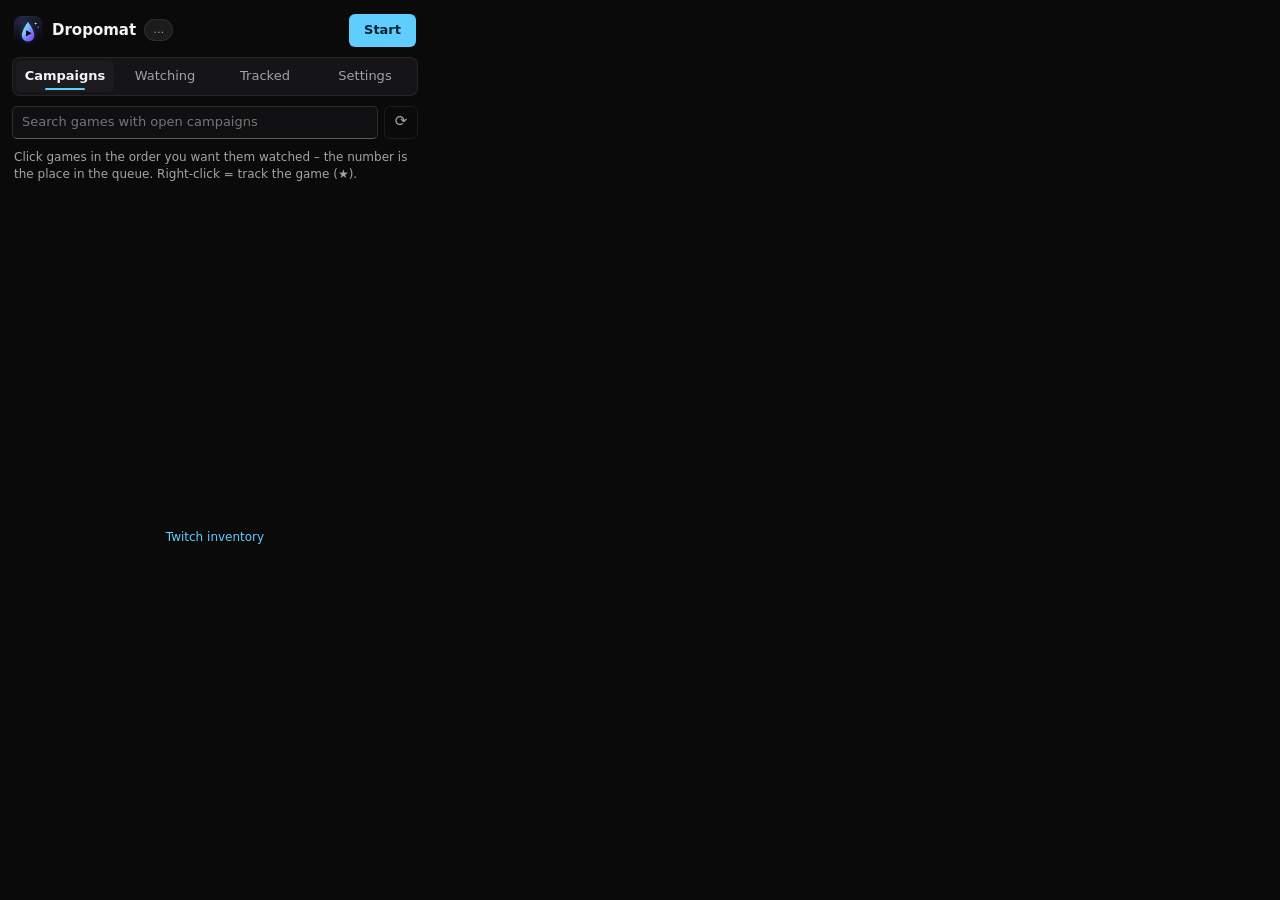
<file: extension/popup.html>
<!doctype html>
<html lang="en">
<head>
<meta charset="utf-8">
<title>Dropomat</title>
<link rel="stylesheet" href="popup.css">
</head>
<body>
<header>
  <img src="icons/48.png" alt="" width="28" height="28">
  <div class="title">
    <strong>Dropomat</strong>
    <span id="pill" class="pill">…</span>
  </div>
  <button id="toggle" class="btn primary">Start</button>
</header>

<nav class="tabs" role="tablist">
  <button class="tab" data-tab="camps" role="tab"><span data-i18n="tabCamps"></span></button>
  <button class="tab" data-tab="queue" role="tab"><span data-i18n="tabQueue"></span><span id="nQueue" class="count"></span></button>
  <button class="tab" data-tab="tracked" role="tab"><span data-i18n="tabTracked"></span><span id="nTracked" class="count"></span></button>
  <button class="tab" data-tab="settings" role="tab"><span data-i18n="tabSettings"></span></button>
</nav>

<div id="banners"></div>

<section class="panel" data-panel="camps">
  <div class="filter-row">
    <input id="filter" type="text" data-i18n-ph="filterPh" autocomplete="off" spellcheck="false">
    <button id="rescan" class="btn ghost sq" title="⟳">⟳</button>
  </div>
  <div class="hint sub" data-i18n="campsHint"></div>
  <div id="camps" class="camps"></div>
</section>

<section class="panel" data-panel="queue">
  <div id="now" class="card" hidden>
    <div class="now-top">
      <div>
        <div id="nowTitle" class="now-title"></div>
        <div id="nowSub" class="sub"></div>
      </div>
      <div class="now-actions">
        <button id="skip" class="btn ghost" data-i18n="skip" data-i18n-title="skipTip"></button>
        <button id="show" class="btn ghost" data-i18n="showWin" data-i18n-title="showWinTip"></button>
      </div>
    </div>
    <div id="progWrap" hidden>
      <div class="prog"><div id="progBar"></div></div>
      <div class="prog-row"><span id="progName" class="sub"></span><span id="progNum" class="sub"></span></div>
    </div>
  </div>
  <div class="card">
    <div class="card-head">
      <h2 data-i18n="queue"></h2>
      <span class="sub" data-i18n="queueHint"></span>
    </div>
    <div id="list" class="list"></div>
    <div class="add">
      <input id="q" type="text" data-i18n-ph="addPh" autocomplete="off" spellcheck="false">
      <div id="sugg" class="sugg" hidden></div>
    </div>
    <button id="clearDone" class="btn ghost small" data-i18n="clearDone" hidden></button>
  </div>
</section>

<section class="panel" data-panel="tracked">
  <div class="hint sub" data-i18n="trackedHint"></div>
  <div class="card">
    <div id="trackedList" class="list"></div>
    <div class="add">
      <input id="tq" type="text" data-i18n-ph="trackPh" autocomplete="off" spellcheck="false">
      <div id="tsugg" class="sugg" hidden></div>
    </div>
  </div>
</section>

<section class="panel" data-panel="settings">
  <div class="card">
    <div class="settings">
      <div class="row lang-row">
        <span data-i18n="sLang"></span>
        <button id="langBtn" class="btn lang-btn" aria-haspopup="listbox"></button>
        <div id="langMenu" class="lang-menu" role="listbox" hidden></div>
      </div>
      <label class="row"><span><span data-i18n="sClaim"></span><small data-i18n="sClaimHint"></small></span><input type="checkbox" class="sw" data-set="autoClaim"></label>
      <label class="row"><span data-i18n="sMin"></span><input type="checkbox" class="sw" data-set="minimized"></label>
      <label class="row"><span data-i18n="sQuality"></span>
        <select data-set="quality">
          <option value="160p30" data-i18n="q160"></option>
          <option value="360p30">360p</option>
          <option value="480p30">480p</option>
          <option value="auto" data-i18n="qKeep"></option>
        </select></label>
      <label class="row"><span data-i18n="sTrack"></span><input type="checkbox" class="sw" data-set="autoTrack"></label>
      <label class="row"><span data-i18n="sTrackEvery"></span><span class="num"><input type="number" min="5" max="720" data-set="trackMin"> <span data-i18n="min"></span></span></label>
      <label class="row"><span data-i18n="sCheckEvery"></span><span class="num"><input type="number" min="1" max="60" data-set="checkMin"> <span data-i18n="min"></span></span></label>
      <label class="row"><span data-i18n="sStall"></span><span class="num"><input type="number" min="5" max="120" data-set="stallMin"> <span data-i18n="min"></span></span></label>
      <label class="row"><span data-i18n="sNotify"></span><input type="checkbox" class="sw" data-set="notify"></label>
      <label class="row"><span><span data-i18n="sUnmute"></span><small data-i18n="sUnmuteHint"></small></span><input type="checkbox" class="sw" data-set="autoUnmute"></label>
      <label class="row"><span><span data-i18n="sStats"></span><small data-i18n="sStatsHint"></small></span><input type="checkbox" class="sw" data-set="stats"></label>
    </div>
  </div>
  <details class="card" open>
    <summary data-i18n="logTitle"></summary>
    <div id="diag" class="sub diag"></div>
    <div id="log" class="log"></div>
    <button id="clearLog" class="btn ghost small" data-i18n="clear"></button>
  </details>
</section>

<footer class="sub"><span id="foot"></span> <a id="inv" href="https://www.twitch.tv/drops/inventory" target="_blank" data-i18n="inventory"></a></footer>

<script src="i18n.js"></script>
<script src="locales/a.js"></script>
<script src="locales/b.js"></script>
<script src="locales/c.js"></script>
<script src="popup.js"></script>
</body>
</html>
</file>
<file: extension/popup.css>
:root {
  --bg: #0a0a0b;
  --card: #151517;
  --card-2: #1c1c1f;
  --line: rgba(255, 255, 255, .075);
  --line-2: rgba(255, 255, 255, .13);
  --text: #f4f4f5;
  --sub: #a3a3a8;
  --accent: #60cdff;
  --on-accent: #00232f;
  --ok: #6ccb5f;
  --warn: #f5c84c;
  --bad: #ff8f9a;
  --r: 8px;
}
* { box-sizing: border-box; }
html, body { margin: 0; }
body {
  width: 430px; min-height: 560px;
  padding: 12px;
  background: var(--bg);
  color: var(--text);
  font: 13px/1.45 "Segoe UI Variable Text", "Segoe UI", system-ui, sans-serif;
  display: flex; flex-direction: column; gap: 10px;
}
[hidden] { display: none !important; }
a { color: var(--accent); text-decoration: none; }
a:hover { text-decoration: underline; }
.sub { color: var(--sub); font-size: 12px; }
h2 { margin: 0; font: 600 13px/1.3 "Segoe UI Variable Display", "Segoe UI", system-ui, sans-serif; }
:focus-visible { outline: 2px solid var(--accent); outline-offset: 1px; }

header { display: flex; align-items: center; gap: 10px; padding: 2px 2px 0; }
header img { border-radius: 7px; }
.title { flex: 1; display: flex; align-items: center; gap: 8px; min-width: 0; }
.title strong { font: 600 15px/1.2 "Segoe UI Variable Display", "Segoe UI", system-ui, sans-serif; }

.pill {
  font-size: 11px; padding: 2px 8px; border-radius: 99px;
  background: var(--card-2); border: 1px solid var(--line); color: var(--sub); white-space: nowrap;
}
.pill.on { color: var(--accent); border-color: rgba(96, 205, 255, .35); background: rgba(96, 205, 255, .08); }
.pill.wait { color: var(--warn); border-color: rgba(245, 200, 76, .3); background: rgba(245, 200, 76, .07); }

.btn {
  font: inherit; color: var(--text); cursor: pointer;
  padding: 6px 14px; border-radius: 6px;
  background: var(--card-2); border: 1px solid var(--line-2);
  transition: background .12s, border-color .12s;
}
.btn:hover { background: #26262a; }
.btn:active { background: #1a1a1d; }
.btn.primary { background: var(--accent); color: var(--on-accent); border-color: transparent; font-weight: 600; }
.btn.primary:hover { background: #7ad6ff; }
.btn.primary.stop { background: var(--card-2); color: var(--text); border-color: var(--line-2); }
.btn.primary.stop:hover { background: #26262a; }
.btn.ghost { background: transparent; border-color: var(--line); color: var(--sub); padding: 4px 10px; font-size: 12px; }
.btn.ghost:hover { background: var(--card-2); color: var(--text); }
.btn.small { padding: 3px 9px; margin-top: 8px; }

/* zakładki */
.tabs { display: flex; gap: 2px; padding: 3px; background: var(--card); border: 1px solid var(--line); border-radius: var(--r); }
.tab {
  flex: 1; font: inherit; color: var(--sub); background: none; border: 0; cursor: pointer;
  padding: 6px 4px; border-radius: 5px; position: relative; white-space: nowrap;
  transition: background .12s, color .12s;
}
.tab:hover { color: var(--text); background: rgba(255, 255, 255, .05); }
.tab.on { color: var(--text); background: var(--card-2); font-weight: 600; }
.tab.on::after { content: ""; position: absolute; left: 30%; right: 30%; bottom: 2px; height: 2px; border-radius: 2px; background: var(--accent); }
.count { margin-left: 5px; font-size: 11px; color: var(--accent); font-weight: 600; }
.count:empty { display: none; }
.panel { display: flex; flex-direction: column; gap: 10px; }
.hint { padding: 0 2px; }

.card { background: var(--card); border: 1px solid var(--line); border-radius: var(--r); padding: 12px; }
.card-head { display: flex; align-items: baseline; justify-content: space-between; gap: 8px; margin-bottom: 8px; }
details.card > summary { cursor: pointer; font-weight: 600; list-style: none; display: flex; align-items: center; justify-content: space-between; }
details.card > summary::after { content: "⌄"; color: var(--sub); transition: transform .15s; }
details.card[open] > summary::after { transform: rotate(180deg); }
details.card > summary::-webkit-details-marker { display: none; }

.banner {
  border-radius: var(--r); padding: 9px 12px; font-size: 12px;
  border: 1px solid rgba(245, 200, 76, .28); background: rgba(245, 200, 76, .06); color: #f3dc9a;
}
.banner.bad { border-color: rgba(255, 143, 154, .3); background: rgba(255, 143, 154, .06); color: #ffc2c8; }
#banners { display: flex; flex-direction: column; gap: 8px; }
#banners:empty { display: none; }

/* okładki gier */
.art { width: 30px; height: 40px; border-radius: 4px; background: #26262a; overflow: hidden; flex-shrink: 0; border: 1px solid var(--line); }
.art img { width: 100%; height: 100%; object-fit: cover; display: block; }
.art.small { width: 21px; height: 28px; border-radius: 3px; }

/* Kampanie */
.camps { display: flex; flex-direction: column; gap: 5px; max-height: 372px; overflow: auto; padding-right: 2px; }
.camp {
  display: flex; align-items: center; gap: 10px; width: 100%; text-align: left;
  font: inherit; color: var(--text); cursor: pointer;
  padding: 6px 10px 6px 7px; border-radius: 6px;
  background: var(--card); border: 1px solid var(--line);
  transition: background .12s, border-color .12s;
}
.camp:hover { background: var(--card-2); border-color: var(--line-2); }
.camp.queued { border-color: rgba(96, 205, 255, .45); background: rgba(96, 205, 255, .06); }
.camp-text { flex: 1; min-width: 0; }
.camp-name { font-weight: 600; overflow: hidden; text-overflow: ellipsis; white-space: nowrap; }
.camp-sub { overflow: hidden; text-overflow: ellipsis; white-space: nowrap; }
.star-mark { color: var(--warn); font-size: 14px; flex-shrink: 0; }
.num-badge {
  flex-shrink: 0; width: 26px; height: 26px; border-radius: 50%;
  display: grid; place-items: center; font-weight: 700; font-size: 13px; font-variant-numeric: tabular-nums;
  color: #5d5d63; border: 1px dashed #3a3a40;
}
.camp:hover .num-badge { color: var(--sub); border-color: #55555c; }
.num-badge.on { color: var(--on-accent); background: var(--accent); border: 0; }

/* Oglądane */
.now-top { display: flex; justify-content: space-between; gap: 10px; align-items: flex-start; }
.now-title { font-weight: 600; font-size: 14px; }
.now-actions { display: flex; gap: 6px; flex-shrink: 0; }
.prog { height: 4px; border-radius: 99px; background: #2a2a2e; overflow: hidden; margin-top: 12px; }
#progBar { height: 100%; width: 0; background: var(--accent); border-radius: 99px; transition: width .4s; }
.prog-row { display: flex; justify-content: space-between; gap: 10px; margin-top: 5px; }
#progName { overflow: hidden; text-overflow: ellipsis; white-space: nowrap; }
#progNum { flex-shrink: 0; font-variant-numeric: tabular-nums; }

.list { display: flex; flex-direction: column; gap: 6px; }
.empty { color: var(--sub); padding: 12px 4px; font-size: 12px; }
.item { position: relative; background: var(--card-2); border: 1px solid var(--line); border-radius: 6px; transition: opacity .12s; }
.item.cur { border-color: rgba(96, 205, 255, .4); }
.item.dragging { opacity: .35; }
.item.drop-before::before, .item.drop-after::after {
  content: ""; position: absolute; left: 2px; right: 2px; height: 2px; border-radius: 2px; background: var(--accent);
}
.item.drop-before::before { top: -5px; }
.item.drop-after::after { bottom: -5px; }
.item-main { display: flex; align-items: center; gap: 8px; padding: 7px 8px 7px 7px; cursor: grab; }
.item-main:active { cursor: grabbing; }
.item-main.plain { cursor: default; }
.pos {
  width: 20px; height: 20px; border-radius: 50%; flex-shrink: 0; user-select: none;
  display: grid; place-items: center; font-weight: 700; font-size: 11px; font-variant-numeric: tabular-nums;
  color: var(--on-accent); background: var(--accent);
}
.pos.star-pos { background: none; color: var(--warn); font-size: 14px; }
.item-text { flex: 1; min-width: 0; }
.item-name { font-weight: 600; overflow: hidden; text-overflow: ellipsis; white-space: nowrap; }
.item-sub { overflow: hidden; text-overflow: ellipsis; white-space: nowrap; }
.icon {
  background: none; border: 0; color: var(--sub); cursor: pointer; font: inherit; font-size: 14px;
  width: 24px; height: 26px; border-radius: 4px; padding: 0; line-height: 1; flex-shrink: 0;
}
.icon:hover { background: rgba(255, 255, 255, .08); color: var(--text); }
.icon.star.on { color: var(--warn); }
.chip { font-size: 11px; padding: 1px 7px; border-radius: 99px; border: 1px solid var(--line-2); color: var(--sub); white-space: nowrap; flex-shrink: 0; }
.chip.watching { color: var(--accent); border-color: rgba(96, 205, 255, .4); }
.chip.done { color: var(--ok); border-color: rgba(108, 203, 95, .35); }
.chip.claim { color: var(--warn); border-color: rgba(245, 200, 76, .4); }
.chip.stuck { color: var(--bad); border-color: rgba(255, 143, 154, .4); }
.item-more { border-top: 1px solid var(--line); padding: 9px 10px 10px; display: flex; flex-direction: column; gap: 8px; }
.item-more label { display: flex; flex-direction: column; gap: 4px; font-size: 12px; color: var(--sub); }
.item-more .inline { flex-direction: row; align-items: center; justify-content: space-between; }

/* ikony dropów */
.drops { display: flex; flex-wrap: wrap; gap: 6px; padding: 0 10px 9px 73px; }
.drop {
  --p: 0%;
  position: relative; width: 30px; height: 30px; border-radius: 7px; padding: 2px; flex-shrink: 0;
  background: conic-gradient(var(--accent) var(--p), #34343a 0);
}
.drop::before { content: ""; position: absolute; inset: 2px; border-radius: 5px; background: #101012; }
.drop img { position: relative; width: 100%; height: 100%; object-fit: contain; border-radius: 5px; display: block; }
.drop.locked { background: #2a2a2e; }
.drop.locked img { opacity: .35; filter: grayscale(1); }
.drop.claimed { background: var(--ok); }
.drop.claimed img { opacity: .55; }
.drop.ready { background: var(--warn); }
.drop .badge {
  position: absolute; right: -4px; bottom: -4px; width: 14px; height: 14px; border-radius: 50%;
  font: 700 9px/14px "Segoe UI", system-ui, sans-serif; text-align: center; color: #0b0b0c; background: var(--ok);
  box-shadow: 0 0 0 2px var(--card-2);
}
.drop.ready .badge { background: var(--warn); }

input[type=text], input[type=number], select {
  font: inherit; color: var(--text); background: #101012;
  border: 1px solid var(--line-2); border-bottom-color: rgba(255, 255, 255, .32);
  border-radius: 5px; padding: 6px 9px; width: 100%;
}
input[type=text]:focus, input[type=number]:focus, select:focus { outline: none; border-bottom: 2px solid var(--accent); padding-bottom: 5px; }
input[type=number] { width: 68px; text-align: right; }
select { width: auto; }

.add { position: relative; margin-top: 8px; }
.sugg {
  position: absolute; left: 0; right: 0; top: calc(100% + 4px); z-index: 5;
  background: #1f1f23; border: 1px solid var(--line-2); border-radius: 6px; padding: 4px;
  box-shadow: 0 10px 28px rgba(0, 0, 0, .6);
}
.sugg button { display: flex; align-items: center; gap: 8px; width: 100%; text-align: left; background: none; border: 0; color: var(--text); font: inherit; padding: 5px 8px; border-radius: 4px; cursor: pointer; }
.sugg button:hover, .sugg button:focus { background: rgba(255, 255, 255, .08); outline: none; }
.sugg .none { padding: 6px 8px; color: var(--sub); }

.settings { display: flex; flex-direction: column; }
.row { display: flex; align-items: center; justify-content: space-between; gap: 14px; padding: 8px 0; border-top: 1px solid var(--line); }
.row:first-child { border-top: 0; padding-top: 0; }
.row small { display: block; color: var(--sub); font-size: 11px; margin-top: 2px; }
.num { display: flex; align-items: center; gap: 6px; color: var(--sub); flex-shrink: 0; }

.sw {
  appearance: none; flex-shrink: 0; width: 38px; height: 20px; border-radius: 99px; margin: 0; cursor: pointer;
  border: 1px solid rgba(255, 255, 255, .45); background: transparent; position: relative; transition: background .12s, border-color .12s;
}
.sw::after {
  content: ""; position: absolute; top: 3px; left: 3px; width: 12px; height: 12px; border-radius: 50%;
  background: #cfcfd3; transition: transform .12s, background .12s;
}
.sw:checked { background: var(--accent); border-color: var(--accent); }
.sw:checked::after { transform: translateX(18px); background: var(--on-accent); }

.diag { margin-top: 8px; }
.log { margin-top: 8px; max-height: 150px; overflow: auto; font-size: 12px; color: var(--sub); display: flex; flex-direction: column; gap: 3px; }
.log time { color: #6f6f75; margin-right: 6px; font-variant-numeric: tabular-nums; }
footer { text-align: center; padding: 0 4px 2px; margin-top: auto; }
::-webkit-scrollbar { width: 8px; }
::-webkit-scrollbar-thumb { background: #2e2e33; border-radius: 99px; }

/* pasek filtra + odświeżanie listy */
.filter-row { display: flex; gap: 6px; }
.btn.sq { width: 34px; padding: 0; font-size: 15px; flex-shrink: 0; }
.btn.spin { animation: spin 1s linear infinite; pointer-events: none; }
@keyframes spin { to { transform: rotate(360deg); } }

/* wybór języka z flagami */
.flag { display: inline-flex; align-items: center; flex-shrink: 0; }
.flag svg { border-radius: 3px; box-shadow: 0 0 0 1px rgba(255, 255, 255, .14); display: block; }
.lang-row { position: relative; }
.lang-btn { display: flex; align-items: center; gap: 8px; padding: 5px 10px; }
.lang-btn .caret { color: var(--sub); font-size: 11px; }
.lang-menu {
  position: absolute; right: 0; top: calc(100% - 2px); z-index: 10; width: 100%;
  display: grid; grid-template-columns: 1fr 1fr; gap: 2px; padding: 5px;
  background: #1f1f23; border: 1px solid var(--line-2); border-radius: 8px; box-shadow: 0 12px 30px rgba(0, 0, 0, .65);
}
.lang-opt {
  display: flex; align-items: center; gap: 8px; text-align: left; font: inherit; color: var(--text);
  background: none; border: 1px solid transparent; border-radius: 5px; padding: 6px 8px; cursor: pointer;
}
.lang-opt:hover { background: rgba(255, 255, 255, .07); }
.lang-opt.on { border-color: rgba(96, 205, 255, .45); background: rgba(96, 205, 255, .07); }

.banner.upd { border-color: rgba(96, 205, 255, .35); background: rgba(96, 205, 255, .07); color: #cdeeff; }
.banner.upd a { font-weight: 600; }
</file>
